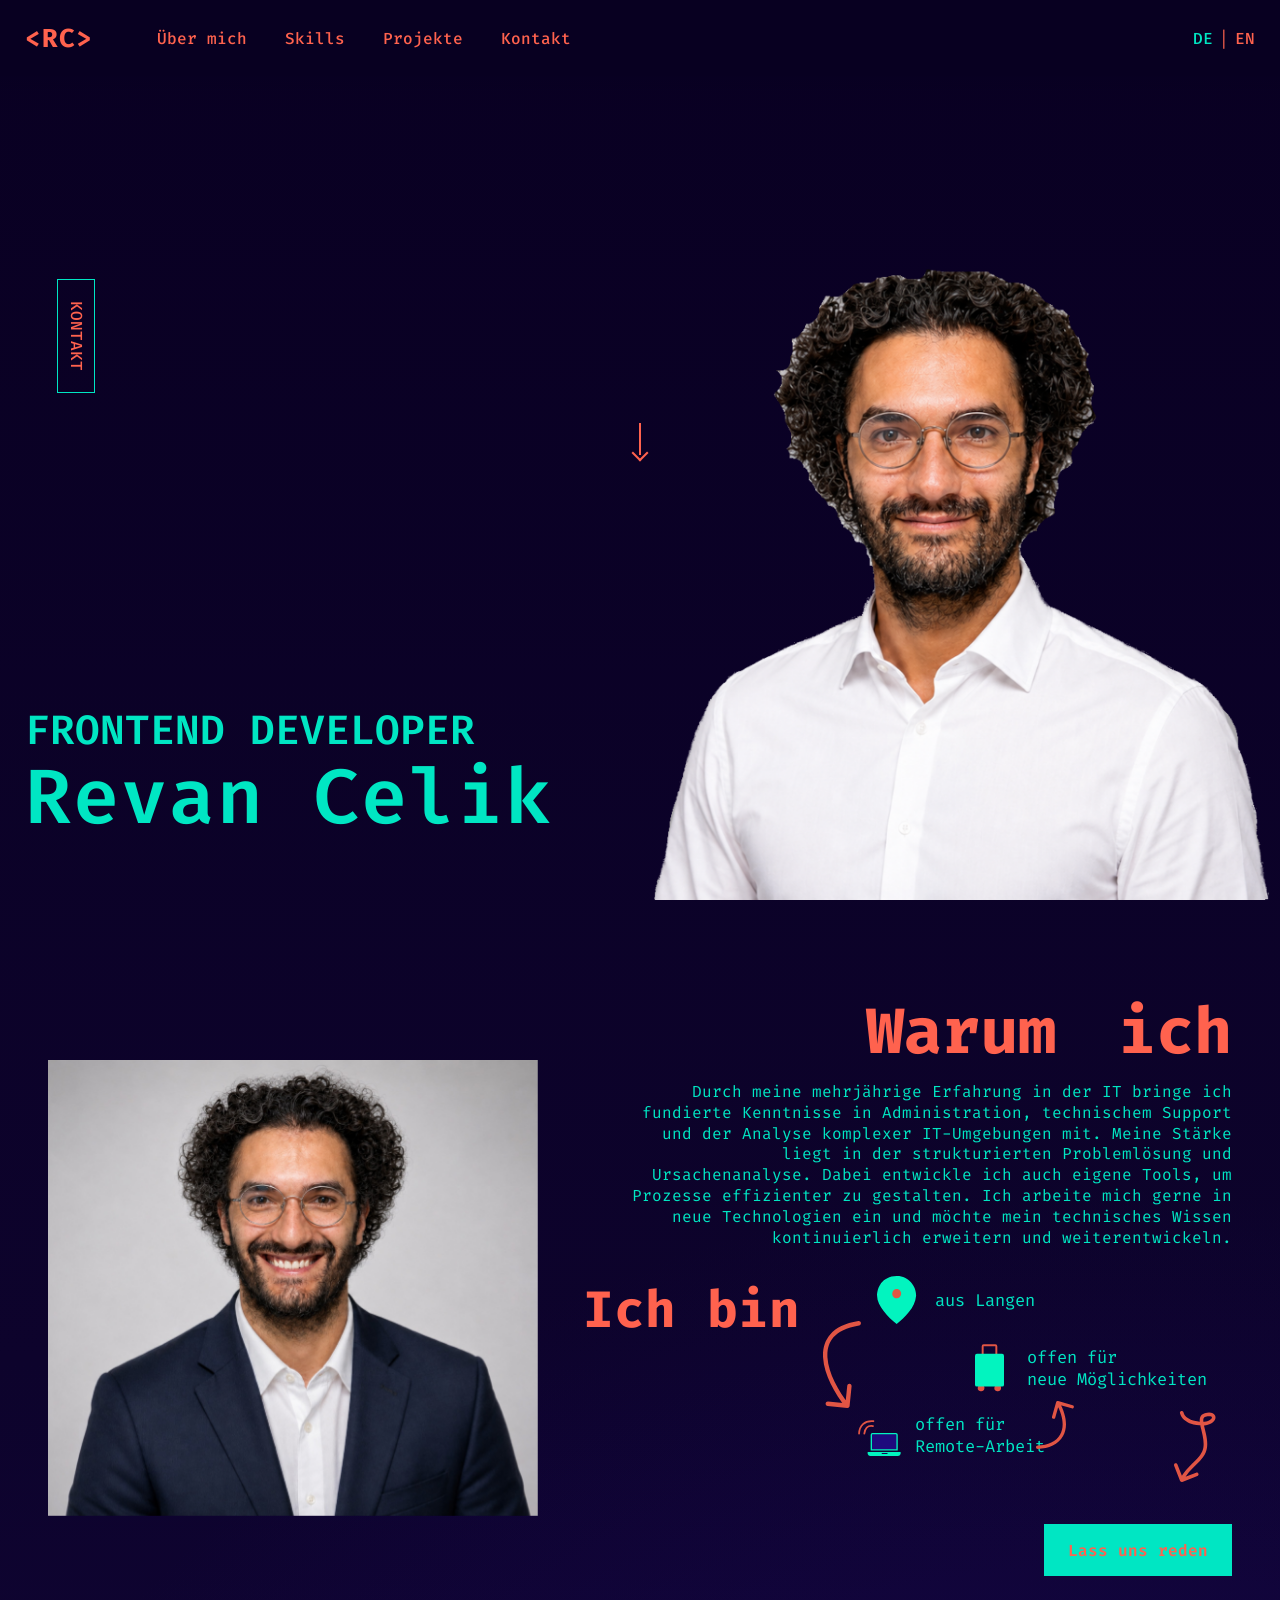
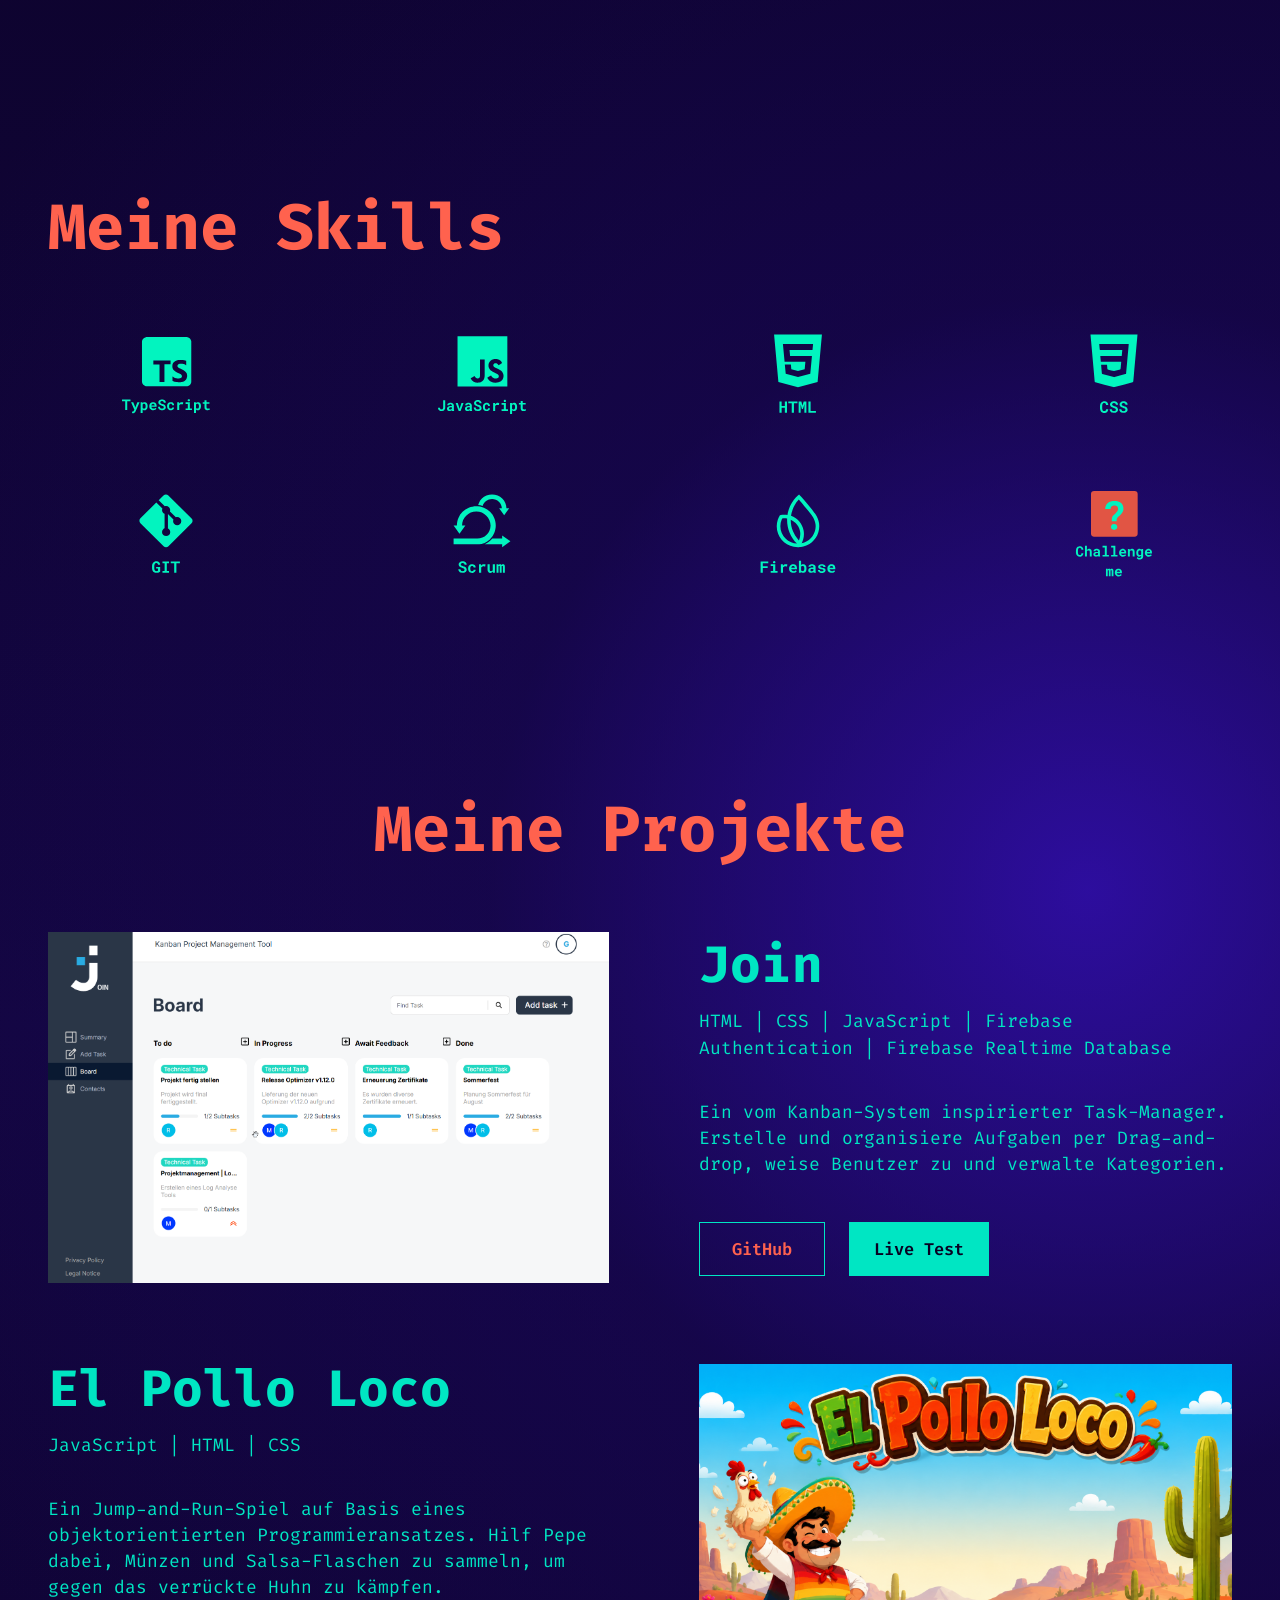
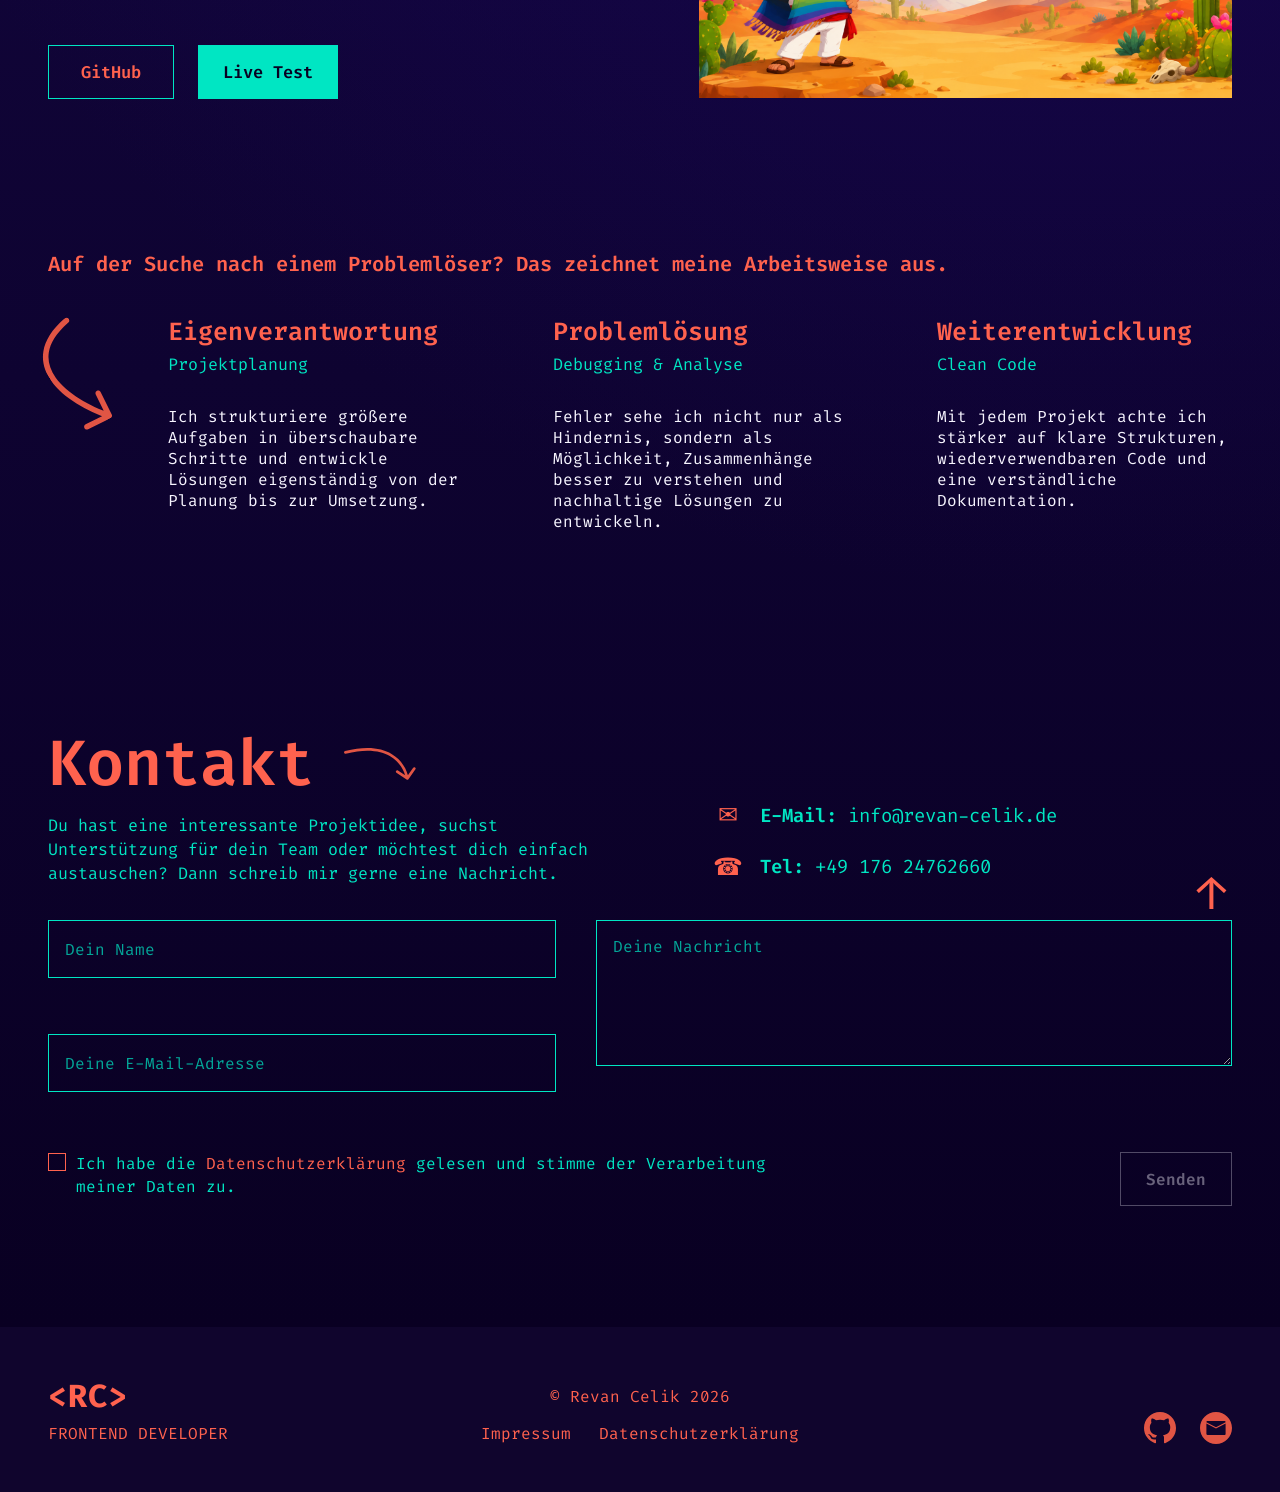
<file: index.html>
<!DOCTYPE html>
<html lang="de">

<head>
    <meta charset="UTF-8">
    <meta name="viewport" content="width=device-width, initial-scale=1.0">
    <link rel="icon" type="image/png" href="./img/favicon_p.png">

    <title>Revan Celik | Frontend Developer</title>

    <link rel="stylesheet" href="style.css">
</head>

<body>
    <header class="header">
        <a class="logo" href="#home" aria-label="Zur Startseite">
            &lt;RC&gt;
        </a>

        <nav class="navigation" aria-label="Hauptnavigation">
            <a href="#about" data-i18n="navAbout">Über mich</a>
            <a href="#skills" data-i18n="navSkills">Skills</a>
            <a href="#projects" data-i18n="navProjects">Projekte</a>
            <a href="#contact" data-i18n="navContact">Kontakt</a>
        </nav>

        <div class="language-switch">
            <button class="language-button active" type="button" data-lang-button="de">DE</button>
            <span>|</span>
            <button class="language-button" type="button" data-lang-button="en">EN</button>
        </div>
        <button class="burger-button" type="button" aria-label="Menü öffnen" aria-expanded="false">
            <img class="burger-icon" src="./img/Property 1=burger.svg" alt="" aria-hidden="true">
        </button>
    </header>

    <main>
        <section class="hero" id="home">
            <div class="hero-inner">
                <a class="contact-button" href="#contact" data-i18n="contactButton">
                    Kontakt
                </a>

                <div class="hero-content">
                    <div class="hero-text">
                        <p class="profession" data-i18n="profession">Frontend Developer</p>

                        <h1>Revan Celik</h1>
                    </div>

                    <a class="scroll-indicator" href="#about" aria-label="Zum nächsten Abschnitt">
                        <span></span>
                    </a>

                    <div class="hero-image-wrapper">
                        <div class="image-background"></div>

                        <img class="hero-image" src="./img/transparent_revan.png" alt="Portrait von Revan Celik">
                    </div>
                </div>
            </div>
        </section>

        <section class="about-section" id="about">
            <div class="about-container">
                <div class="about-image-wrapper">
                    <img class="about-image" src="./img/revan_background.jpg" alt="Portrait von Revan Celik">
                </div>

                <div class="about-content">
                    <h2 class="about-title">
                        <span data-i18n="aboutTitleWhy">Warum</span>
                        <span data-i18n="aboutTitleMe">ich</span>
                    </h2>

                    <p class="about-description" data-i18n="aboutDescription">
                        Durch meine mehrjährige Erfahrung in der IT verfüge ich über fundierte Kenntnisse in der Administration, im technischen Support und der Analyse komplexer IT-Umgebungen. Meine Stärken liegen in der strukturierten Fehlersuche und Ursachenanalyse sowie in der Betreuung und Analyse von Softwarelösungen. Durch die Arbeit mit Logdateien und Rohdaten entwickle ich bei Bedarf eigene Tools, um Prozesse effizienter zu gestalten und Analysen zu vereinfachen. Dabei verbinde ich technisches Verständnis mit einer analytischen, lösungsorientierten Arbeitsweise und Eigeninitiative.

                    </p>

                    <div class="about-details">
                        <p class="about-intro" data-i18n="aboutIntro">Ich bin</p>

                        <div class="about-item about-location">
                            <span class="about-icon location-icon"></span>
                            <span data-i18n="aboutLocation">aus Langen</span>
                        </div>

                        <img class="about-arrow arrow-location" src="./img/arrowsidedown.svg" alt="">

                        <div class="about-item about-remote">
                            <span class="about-icon remote-icon"></span>
                            <span data-i18n="aboutRemote">offen für<br>Remote-Arbeit</span>
                        </div>

                        <img class="about-arrow arrow-remote" src="./img/arrowsideup.svg" alt="">

                        <div class="about-item about-relocate">
                            <span class="about-icon relocate-icon"></span>
                            <span data-i18n="aboutRelocate">offen für<br>neue Möglichkeiten</span>
                        </div>

                        <img class="about-arrow arrow-talk" src="./img/arrowletstalk.svg" alt="">

                        <a class="about-button" href="#contact" data-i18n="aboutButton">
                            Lass uns reden
                        </a>
                    </div>
                </div>
            </div>
        </section>

        <section class="content-section skills-section" id="skills">
            <div class="skills-container">
                <p class="section-label" data-i18n="skillsTitle">Meine Skills</p>

                <div class="skills-grid">
                    <div class="skill-item">
                        <img src="./img/Property 1=TypeScript.svg" alt="TypeScript">
                    </div>

                    <div class="skill-item">
                        <img src="./img/Property 1=JavaScript.svg" alt="JavaScript">
                    </div>

                    <div class="skill-item">
                        <img src="./img/Property 1=HTML.svg" alt="HTML">
                    </div>

                    <div class="skill-item">
                        <img src="./img/Property 1=CSS.svg" alt="CSS">
                    </div>

                    <div class="skill-item">
                        <img src="./img/Property 1=GIT.svg" alt="Git">
                    </div>

                    <div class="skill-item">
                        <img src="./img/Property 1=Scrum.svg" alt="Scrum">
                    </div>

                    <div class="skill-item">
                        <img src="./img/Property 1=Firebase.svg" alt="Firebase">
                    </div>

                    <div class="skill-item skill-item-challenge">
                        <img src="./img/Property 1=QuestionMe.svg" alt="Challenge me">
                    </div>
                </div>
            </div>

            <div class="skills-mobile-cta">
                <img class="skills-mobile-arrow" src="./img/Arrow 6.svg" alt="" aria-hidden="true">

                <p class="skills-mobile-text">
                    Ich bin immer bereit, neue Technologien zu lernen. Sag mir einfach, was du brauchst.
                </p>

                <a class="skills-mobile-button" href="#contact">
                    Lass uns reden
                </a>
            </div>
        </section>

        <section class="projects-section" id="projects">
            <div class="projects-container">
                <h2 class="projects-title" data-i18n="projectsTitle">Meine Projekte</h2>

                <article class="project-card">
                    <div class="project-preview">
                        <img class="project-image" src="./img/project-join.png" alt="Vorschau des Projekts Join">
                    </div>

                    <div class="project-content">
                        <h3>Join</h3>

                        <p class="project-technologies">
                             HTML | CSS | JavaScript | Firebase Authentication | Firebase Realtime Database
                        </p>

                        <p class="project-description" data-i18n="projectDescriptionJoin">
                            Ein vom Kanban-System inspirierter Task-Manager.
                            Erstelle und organisiere Aufgaben per Drag-and-drop,
                            weise Benutzer zu und verwalte Kategorien.
                        </p>

                        <div class="project-links">
                            <a class="project-button project-button-outline" href="https://github.com/Join-groupwork/join" target="_blank"
                                rel="noopener noreferrer">
                                GitHub
                            </a>

                            <a class="project-button project-button-filled" href="https://join.revan-celik.de" target="_blank"
                                rel="noopener noreferrer">
                                Live Test
                            </a>
                        </div>
                    </div>
                </article>

                <article class="project-card project-card-reverse">
                    <div class="project-preview">
                        <img class="project-image" src="./img/project-pollo-loco.png"
                            alt="Vorschau des Projekts El Pollo Loco">
                    </div>

                    <div class="project-content">
                        <h3>El Pollo Loco</h3>

                        <p class="project-technologies">
                            JavaScript | HTML | CSS
                        </p>

                        <p class="project-description" data-i18n="projectDescriptionElPolloLoco">
                            Ein Jump-and-Run-Spiel auf Basis eines objektorientierten
                            Programmieransatzes. Hilf Pepe dabei, Münzen und Salsa-Flaschen
                            zu sammeln, um gegen das verrückte Huhn zu kämpfen.
                        </p>

                        <div class="project-links">
                            <a class="project-button project-button-outline" href="https://github.com/RevanCelik/el_pollo_loco" target="_blank"
                                rel="noopener noreferrer">
                                GitHub
                            </a>

                            <a class="project-button project-button-filled" href="https://el-pollo-loco.revan-celik.de" target="_blank"
                                rel="noopener noreferrer">
                                Live Test
                            </a>
                        </div>
                    </div>
                </article>

                <div class="project-insights">
                    <img class="project-insights-arrow" src="./img/project-arrow.svg" alt="" aria-hidden="true">
                    <h2 class="project-insights-title" data-i18n="projectInsightsTitle">
                        Auf der Suche nach einem Problemlöser? Das zeichnet meine Arbeitsweise aus.
                    </h2>

                    <div class="project-insights-grid">
                        <article class="project-insight">
                            <h3 data-i18n="insightResponsibilityTitle">Eigenverantwortung</h3>
                            <p class="project-insight-label" data-i18n="insightResponsibilityLabel">Projektplanung</p>

                            <p data-i18n="insightResponsibilityText">
                                Ich strukturiere größere Aufgaben in überschaubare Schritte
                                und entwickle Lösungen eigenständig von der Planung bis
                                zur Umsetzung.
                            </p>
                        </article>

                        <article class="project-insight">
                            <h3 data-i18n="insightProblemSolvingTitle">Problemlösung</h3>
                            <p class="project-insight-label" data-i18n="insightProblemSolvingLabel">Debugging &amp;
                                Analyse</p>

                            <p data-i18n="insightProblemSolvingText">
                                Fehler sehe ich nicht nur als Hindernis, sondern als
                                Möglichkeit, Zusammenhänge besser zu verstehen und
                                nachhaltige Lösungen zu entwickeln.
                            </p>
                        </article>

                        <article class="project-insight">
                            <h3 data-i18n="insightDevelopmentTitle">Weiterentwicklung</h3>
                            <p class="project-insight-label" data-i18n="insightDevelopmentLabel">Clean Code</p>

                            <p data-i18n="insightDevelopmentText">
                                Mit jedem Projekt achte ich stärker auf klare Strukturen,
                                wiederverwendbaren Code und eine verständliche
                                Dokumentation.
                            </p>
                        </article>
                    </div>
                </div>
            </div>
        </section>

        <section class="contact-section" id="contact">
            <div class="contact-container">
                <div class="contact-header">
                    <div class="contact-intro">
                        <div class="contact-title-wrapper">
                            <h2 class="contact-title" data-i18n="contactTitle">Kontakt</h2>

                            <img class="contact-title-arrow" src="./img/contact-arrow.svg" alt="" aria-hidden="true">
                        </div>

                        <p class="contact-description" data-i18n="contactDescription">
                            Du hast eine interessante Projektidee, suchst Unterstützung
                            für dein Team oder möchtest dich einfach austauschen?
                            Dann schreib mir gerne eine Nachricht.
                        </p>
                    </div>

                    <div class="contact-details">
                        <a class="contact-detail" href="mailto:info@revan-celik.de">
                            <span class="contact-detail-icon" aria-hidden="true">✉</span>

                            <span>
                                <strong>E-Mail:</strong>
                                info@revan-celik.de
                            </span>
                        </a>

                        <a class="contact-detail" href="tel:+4917624762660">
                            <span class="contact-detail-icon" aria-hidden="true">☎</span>

                            <span>
                                <strong>Tel:</strong>
                                +49 176 24762660
                            </span>
                        </a>
                    </div>
                </div>

                <form class="contact-form" id="contactForm" action="./php/contact_form_mail.php" method="post"
                    novalidate>
                    <div class="contact-form-grid">
                        <div class="contact-form-column">
                            <div class="contact-field">
                                <label for="contactName" data-i18n="contactNameLabel">Dein Name</label>

                                <input id="contactName" name="name" type="text" placeholder="Dein Name"
                                    data-i18n-placeholder="contactNamePlaceholder" autocomplete="name" maxlength="100"
                                    aria-describedby="contactNameError" required>

                                <span class="contact-field-error" id="contactNameError" aria-live="polite"></span>
                            </div>

                            <div class="contact-field">
                                <label for="contactEmail" data-i18n="contactEmailLabel">Deine E-Mail-Adresse</label>

                                <input id="contactEmail" name="email" type="email" placeholder="Deine E-Mail-Adresse"
                                    data-i18n-placeholder="contactEmailPlaceholder" autocomplete="email" maxlength="254"
                                    aria-describedby="contactEmailError" required>

                                <span class="contact-field-error" id="contactEmailError" aria-live="polite"></span>
                            </div>
                        </div>

                        <div class="contact-field contact-message-field">
                            <label for="contactMessage" data-i18n="contactMessageLabel">Deine Nachricht</label>

                            <textarea id="contactMessage" name="message" placeholder="Deine Nachricht"
                                data-i18n-placeholder="contactMessagePlaceholder" maxlength="5000"
                                aria-describedby="contactMessageError" required></textarea>

                            <span class="contact-field-error" id="contactMessageError" aria-live="polite"></span>
                        </div>
                    </div>

                    <div class="contact-form-footer">
                        <div class="privacy-field">
                            <label class="privacy-checkbox">
                                <input id="contactPrivacy" name="privacy" type="checkbox"
                                    aria-describedby="contactPrivacyError" required>

                                <span class="privacy-checkbox-control"></span>

                                <span data-i18n="privacyText">
                                    Ich habe die
                                    <a href="./legal/privacypolicy.html">Datenschutzerklärung</a>
                                    gelesen und stimme der Verarbeitung meiner Daten zu.
                                </span>
                            </label>

                            <span class="contact-field-error" id="contactPrivacyError" aria-live="polite"></span>
                        </div>

                        <button class="contact-submit-button" type="submit" data-i18n="submitButton" disabled>
                            Senden
                        </button>
                    </div>

                    <p class="contact-form-status" id="contactFormStatus" aria-live="polite"></p>
                </form>

                <a class="contact-scroll-top" href="#home" aria-label="Zurück zum Seitenanfang">
                    ↑
                </a>
            </div>
        </section>
    </main>

    <footer class="footer">
        <div class="footer-container">
            <div class="footer-brand">
                <a class="footer-logo" href="#home" aria-label="Zur Startseite">
                    &lt;RC&gt;
                </a>

                <p class="footer-role">Frontend Developer</p>
            </div>

            <div class="footer-center">
                <p class="footer-copyright">
                    &copy; Revan Celik 2026
                </p>

                <nav class="footer-legal" aria-label="Rechtliche Informationen">
                    <a href="./legal/legalnotice.html" data-i18n="legalNotice">
                        Legal Notice
                    </a>

                    <a href="./legal/privacypolicy.html" data-i18n="privacyPolicy">
                        Privacy Policy
                    </a>
                </nav>
            </div>

            <div class="footer-socials">
                <a class="footer-social-link" href="https://github.com/RevanCelik" target="_blank"
                    rel="noopener noreferrer" aria-label="GitHub-Profil öffnen">
                    <img class="footer-social-icon footer-social-icon-default" src="./img/Property 1=github.svg" alt=""
                        aria-hidden="true">

                    <img class="footer-social-icon footer-social-icon-hover" src="./img/Property 1=githubhover.svg"
                        alt="" aria-hidden="true">
                </a>

                <a class="footer-social-link" href="mailto:info@revan-celik.de" aria-label="E-Mail an Revan Celik senden">
                    <img class="footer-social-icon footer-social-icon-default" src="./img/Property 1=mail.svg" alt=""
                        aria-hidden="true">

                    <img class="footer-social-icon footer-social-icon-hover" src="./img/Property 1=mailhover.svg" alt=""
                        aria-hidden="true">
                </a>
            </div>
        </div>
    </footer>

    <script src="./js/contact.js"></script>
    <script src="./js/language.js"></script>
    <script src="./js/menu.js"></script>
    <script src="./js/scroll-animations.js"></script>
</body>

</html>
</file>
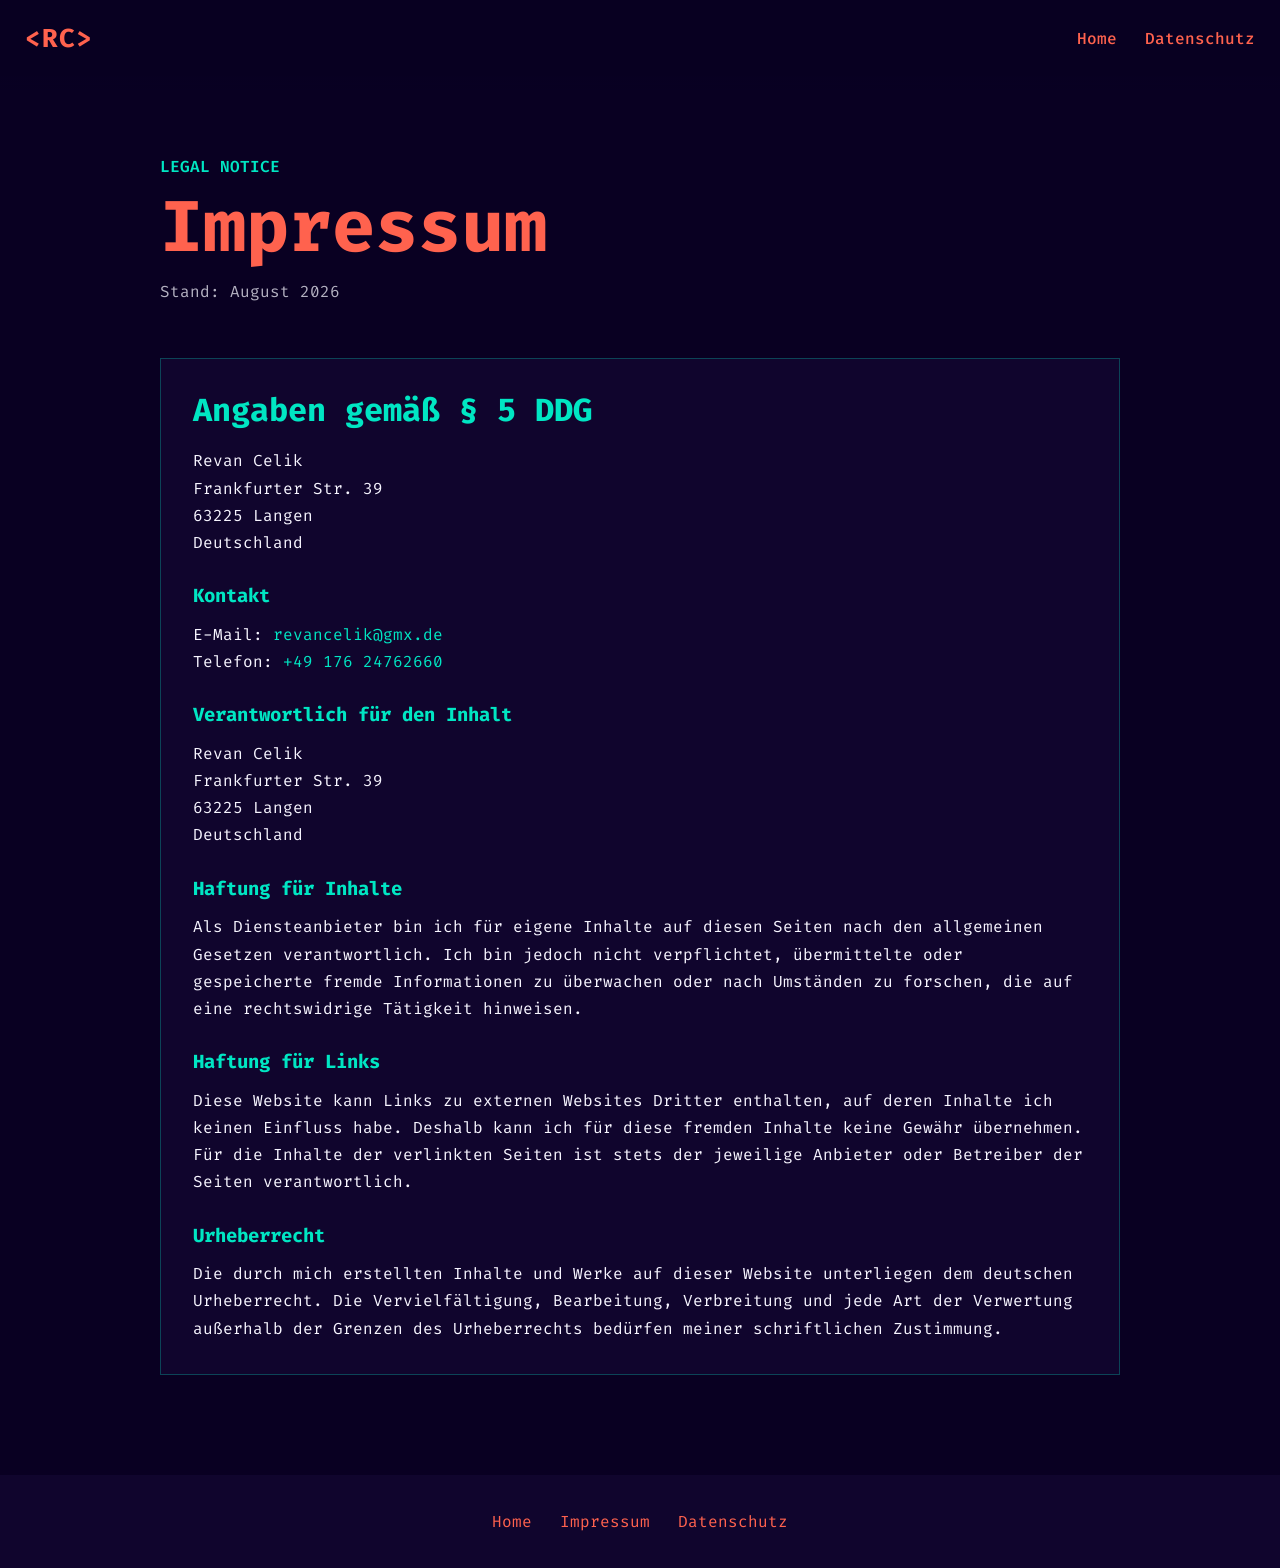
<file: legal/legalnotice.html>
<!DOCTYPE html>
<html lang="de">
<head>
    <meta charset="UTF-8">
    <meta name="viewport" content="width=device-width, initial-scale=1.0">
    <link rel="icon" type="image/png" href="../img/favicon_p.png">
    <title>Impressum | Revan Celik</title>
    <link rel="stylesheet" href="./legal.css">
</head>

<body>
    <header class="legal-header">
        <a class="legal-logo" href="../index.html" aria-label="Zur Startseite">
            &lt;RC&gt;
        </a>

        <nav class="legal-nav" aria-label="Rechtliche Navigation">
            <a href="../index.html">Home</a>
            <a href="./privacypolicy.html">Datenschutz</a>
        </nav>
    </header>

    <main class="legal-main">
        <section class="legal-hero">
            <p class="legal-label">Legal Notice</p>
            <h1 class="legal-title">Impressum</h1>
            <p class="legal-updated">Stand: August 2026</p>
        </section>

        <div class="legal-content">
            <section class="legal-section">
                <h2>Angaben gemäß § 5 DDG</h2>

                <p>
                    Revan Celik<br>
                    Frankfurter Str. 39<br>
                    63225 Langen<br>
                    Deutschland
                </p>

                <h3>Kontakt</h3>

                <p>
                    E-Mail:
                    <a href="mailto:revancelik@gmx.de">revancelik@gmx.de</a><br>
                    Telefon:
                    <a href="tel:+4917624762660">+49 176 24762660</a>
                </p>

                <h3>Verantwortlich für den Inhalt</h3>

                <p>
                    Revan Celik<br>
                    Frankfurter Str. 39<br>
                    63225 Langen<br>
                    Deutschland
                </p>

                <h3>Haftung für Inhalte</h3>

                <p>
                    Als Diensteanbieter bin ich für eigene Inhalte auf diesen Seiten nach den allgemeinen Gesetzen
                    verantwortlich. Ich bin jedoch nicht verpflichtet, übermittelte oder gespeicherte fremde
                    Informationen zu überwachen oder nach Umständen zu forschen, die auf eine rechtswidrige Tätigkeit
                    hinweisen.
                </p>

                <h3>Haftung für Links</h3>

                <p>
                    Diese Website kann Links zu externen Websites Dritter enthalten, auf deren Inhalte ich keinen
                    Einfluss habe. Deshalb kann ich für diese fremden Inhalte keine Gewähr übernehmen. Für die Inhalte
                    der verlinkten Seiten ist stets der jeweilige Anbieter oder Betreiber der Seiten verantwortlich.
                </p>

                <h3>Urheberrecht</h3>

                <p>
                    Die durch mich erstellten Inhalte und Werke auf dieser Website unterliegen dem deutschen
                    Urheberrecht. Die Vervielfältigung, Bearbeitung, Verbreitung und jede Art der Verwertung außerhalb
                    der Grenzen des Urheberrechts bedürfen meiner schriftlichen Zustimmung.
                </p>

                <div class="legal-language-block">
                    <h2>English Version</h2>

                    <p class="legal-note">
                        This English version is provided for convenience only. The German version is legally authoritative.
                    </p>

                    <h3>Information according to Section 5 DDG</h3>

                    <p>
                        Revan Celik<br>
                        Frankfurter Str. 39<br>
                        63225 Langen<br>
                        Germany
                    </p>

                    <h3>Contact</h3>

                    <p>
                        Email:
                        <a href="mailto:revancelik@gmx.de">revancelik@gmx.de</a><br>
                        Phone:
                        <a href="tel:+4917624762660">+49 176 24762660</a>
                    </p>

                    <h3>Responsible for content</h3>

                    <p>
                        Revan Celik<br>
                        Frankfurter Str. 39<br>
                        63225 Langen<br>
                        Germany
                    </p>

                    <h3>Liability for content</h3>

                    <p>
                        As a service provider, I am responsible for my own content on this website in accordance with
                        general laws. However, I am not obliged to monitor transmitted or stored third-party information
                        or to investigate circumstances that indicate illegal activity.
                    </p>

                    <h3>Liability for links</h3>

                    <p>
                        This website may contain links to external third-party websites over whose content I have no
                        control. Therefore, I cannot assume any liability for such external content. The respective
                        provider or operator of the linked pages is always responsible for their content.
                    </p>

                    <h3>Copyright</h3>

                    <p>
                        The content and works created by me on this website are subject to German copyright law.
                        Reproduction, editing, distribution, or any form of use beyond the limits of copyright law
                        requires my written consent.
                    </p>
                </div>
            </section>
        </div>
    </main>

    <footer class="legal-footer">
        <div class="legal-footer-inner">
            <a href="../index.html">Home</a>
            <a href="./legalnotice.html">Impressum</a>
            <a href="./privacypolicy.html">Datenschutz</a>
        </div>
    </footer>
    <script src="./legal-language.js"></script>
</body>
</html>
</file>
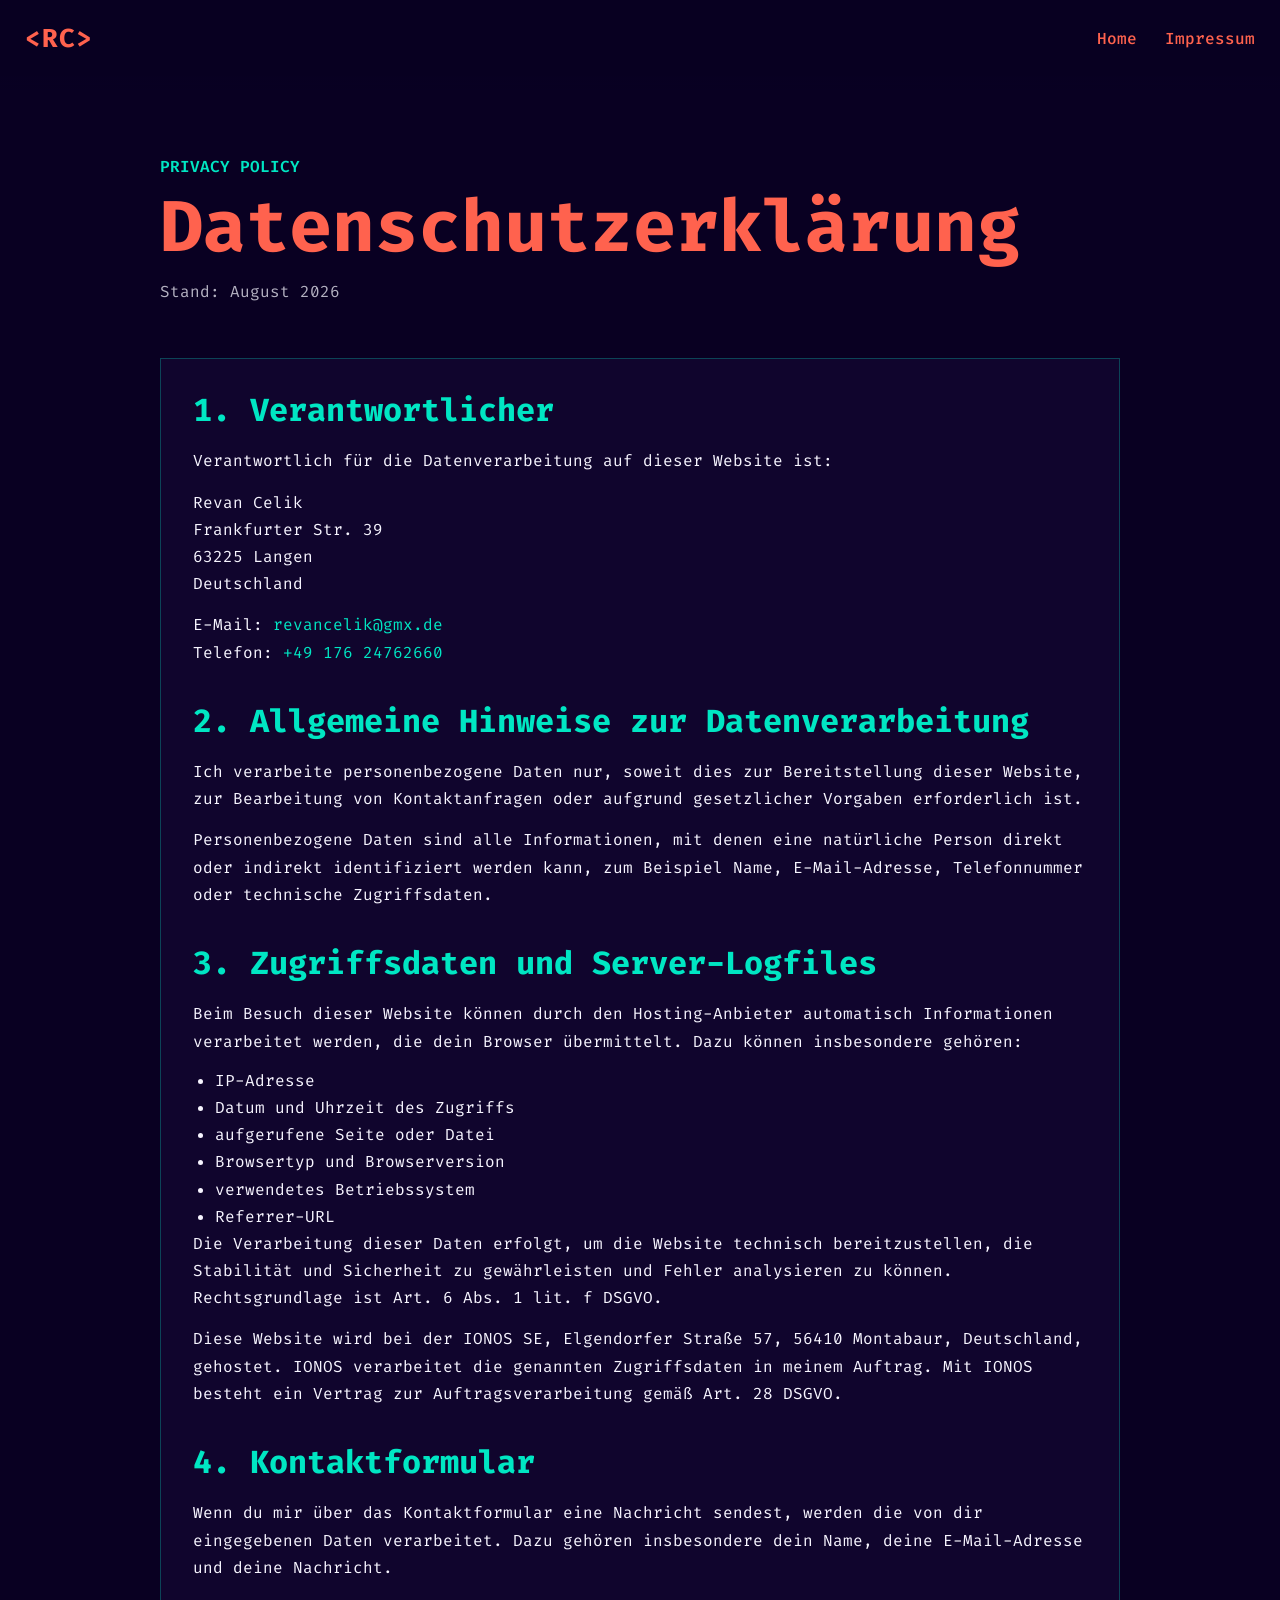
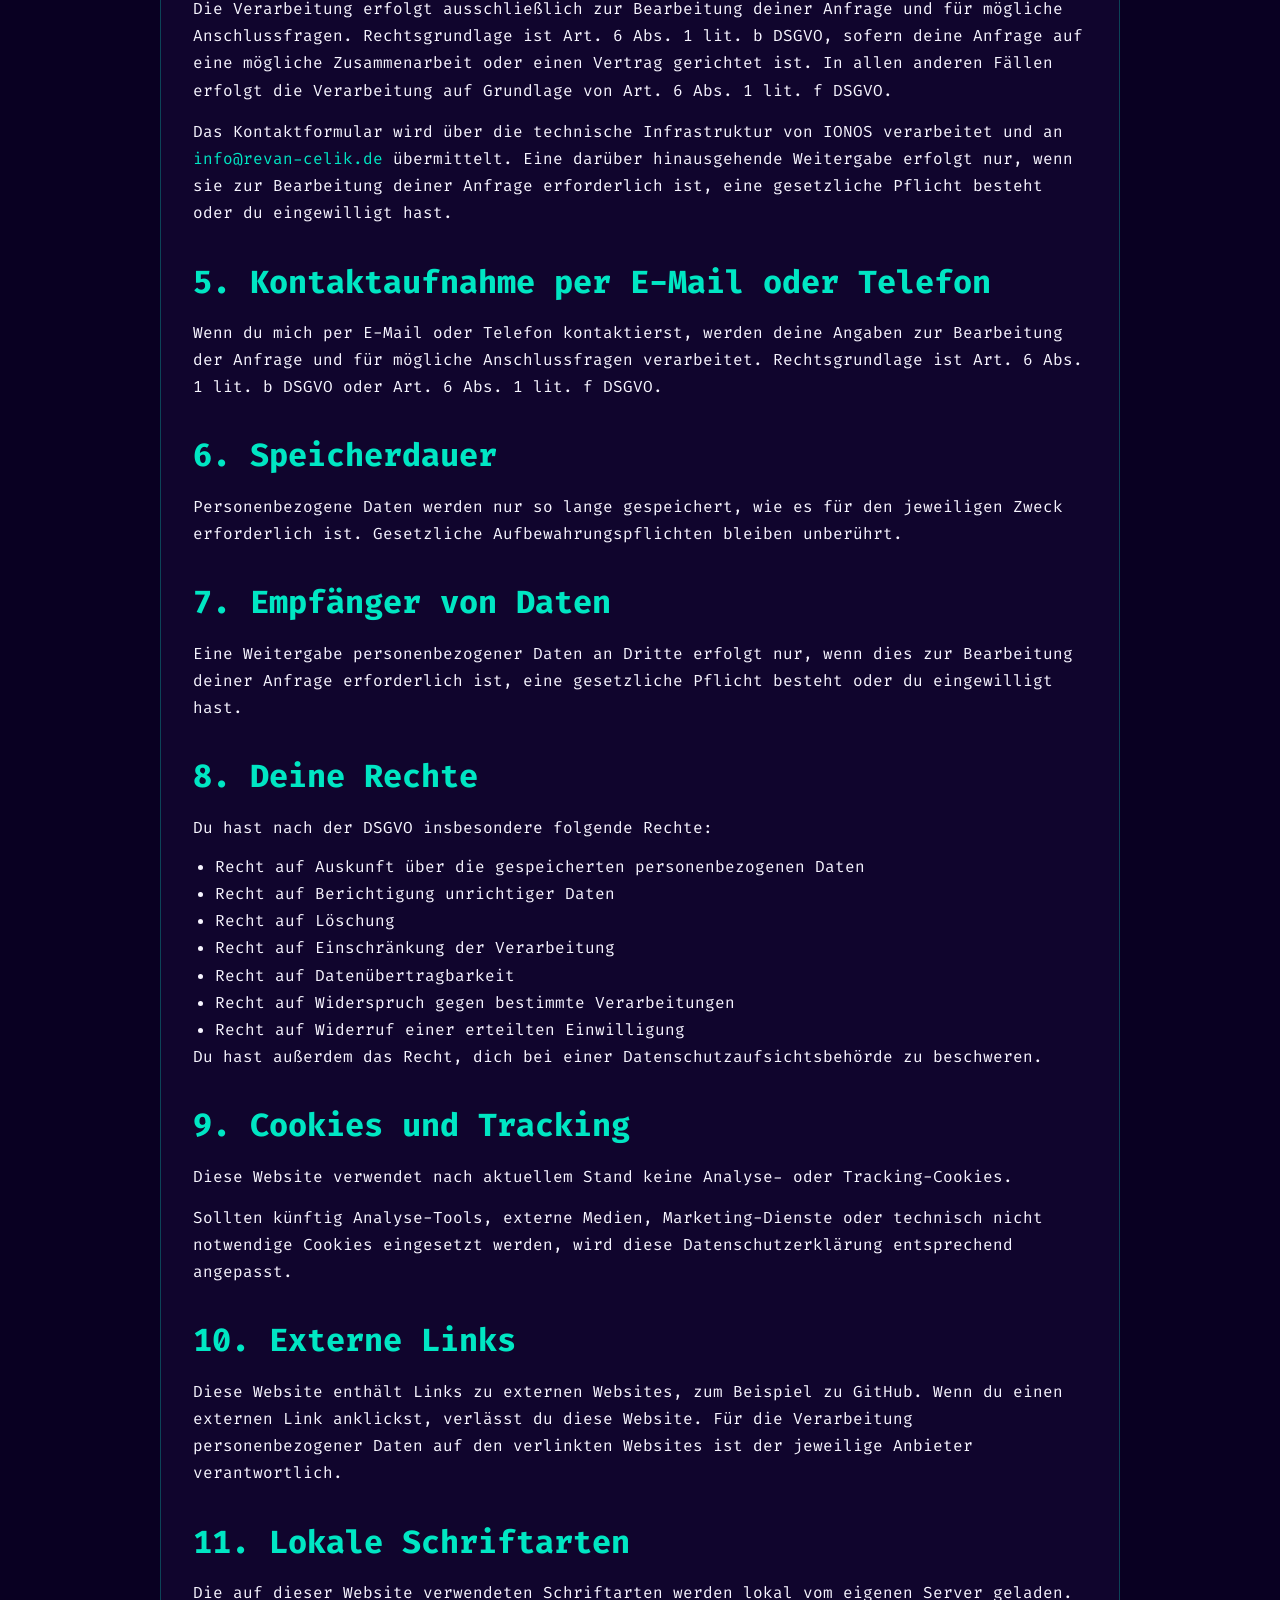
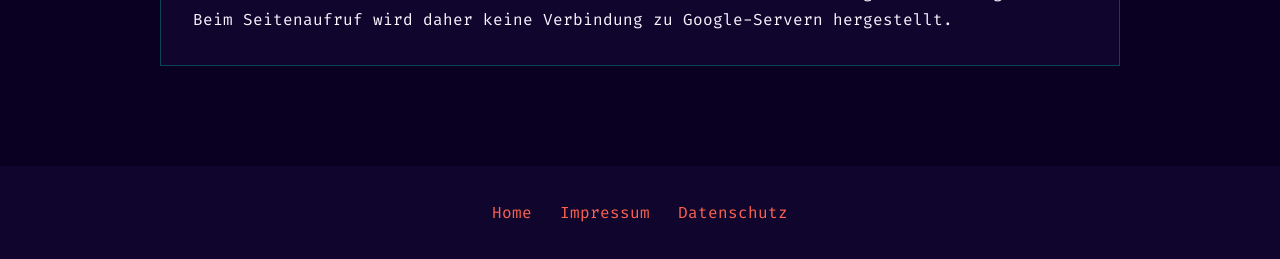
<file: legal/privacypolicy.html>
<!DOCTYPE html>
<html lang="de">
<head>
    <meta charset="UTF-8">
    <meta name="viewport" content="width=device-width, initial-scale=1.0">
    <link rel="icon" type="image/png" href="../img/favicon_p.png">
    <title>Datenschutzerklärung | Revan Celik</title>
    <link rel="stylesheet" href="./legal.css">
</head>

<body>
    <header class="legal-header">
        <a class="legal-logo" href="../index.html" aria-label="Zur Startseite">
            &lt;RC&gt;
        </a>

        <nav class="legal-nav" aria-label="Rechtliche Navigation">
            <a href="../index.html">Home</a>
            <a href="./legalnotice.html">Impressum</a>
        </nav>
    </header>

    <main class="legal-main">
        <section class="legal-hero">
            <p class="legal-label">Privacy Policy</p>
            <h1 class="legal-title">Datenschutzerklärung</h1>
            <p class="legal-updated">Stand: August 2026</p>
        </section>

        <div class="legal-content">
            <section class="legal-section">
                <h2>1. Verantwortlicher</h2>

                <p>
                    Verantwortlich für die Datenverarbeitung auf dieser Website ist:
                </p>

                <p>
                    Revan Celik<br>
                    Frankfurter Str. 39<br>
                    63225 Langen<br>
                    Deutschland
                </p>

                <p>
                    E-Mail:
                    <a href="mailto:revancelik@gmx.de">revancelik@gmx.de</a><br>
                    Telefon:
                    <a href="tel:+4917624762660">+49 176 24762660</a>
                </p>

                <h2>2. Allgemeine Hinweise zur Datenverarbeitung</h2>

                <p>
                    Ich verarbeite personenbezogene Daten nur, soweit dies zur Bereitstellung dieser Website, zur
                    Bearbeitung von Kontaktanfragen oder aufgrund gesetzlicher Vorgaben erforderlich ist.
                </p>

                <p>
                    Personenbezogene Daten sind alle Informationen, mit denen eine natürliche Person direkt oder
                    indirekt identifiziert werden kann, zum Beispiel Name, E-Mail-Adresse, Telefonnummer oder
                    technische Zugriffsdaten.
                </p>

                <h2>3. Zugriffsdaten und Server-Logfiles</h2>

                <p>
                    Beim Besuch dieser Website können durch den Hosting-Anbieter automatisch Informationen verarbeitet
                    werden, die dein Browser übermittelt. Dazu können insbesondere gehören:
                </p>

                <ul>
                    <li>IP-Adresse</li>
                    <li>Datum und Uhrzeit des Zugriffs</li>
                    <li>aufgerufene Seite oder Datei</li>
                    <li>Browsertyp und Browserversion</li>
                    <li>verwendetes Betriebssystem</li>
                    <li>Referrer-URL</li>
                </ul>

                <p>
                    Die Verarbeitung dieser Daten erfolgt, um die Website technisch bereitzustellen, die Stabilität und
                    Sicherheit zu gewährleisten und Fehler analysieren zu können. Rechtsgrundlage ist Art. 6 Abs. 1 lit.
                    f DSGVO.
                </p>

                <p>
                    Diese Website wird bei der IONOS SE, Elgendorfer Straße 57, 56410 Montabaur, Deutschland,
                    gehostet. IONOS verarbeitet die genannten Zugriffsdaten in meinem Auftrag. Mit IONOS besteht
                    ein Vertrag zur Auftragsverarbeitung gemäß Art. 28 DSGVO.
                </p>

                <h2>4. Kontaktformular</h2>

                <p>
                    Wenn du mir über das Kontaktformular eine Nachricht sendest, werden die von dir eingegebenen Daten
                    verarbeitet. Dazu gehören insbesondere dein Name, deine E-Mail-Adresse und deine Nachricht.
                </p>

                <p>
                    Die Verarbeitung erfolgt ausschließlich zur Bearbeitung deiner Anfrage und für mögliche
                    Anschlussfragen. Rechtsgrundlage ist Art. 6 Abs. 1 lit. b DSGVO, sofern deine Anfrage auf eine
                    mögliche Zusammenarbeit oder einen Vertrag gerichtet ist. In allen anderen Fällen erfolgt die
                    Verarbeitung auf Grundlage von Art. 6 Abs. 1 lit. f DSGVO.
                </p>

                <p>
                    Das Kontaktformular wird über die technische Infrastruktur von IONOS verarbeitet und an
                    <a href="mailto:info@revan-celik.de">info@revan-celik.de</a> übermittelt. Eine darüber
                    hinausgehende Weitergabe erfolgt nur, wenn sie zur Bearbeitung deiner Anfrage erforderlich ist,
                    eine gesetzliche Pflicht besteht oder du eingewilligt hast.
                </p>

                <h2>5. Kontaktaufnahme per E-Mail oder Telefon</h2>

                <p>
                    Wenn du mich per E-Mail oder Telefon kontaktierst, werden deine Angaben zur Bearbeitung der Anfrage
                    und für mögliche Anschlussfragen verarbeitet. Rechtsgrundlage ist Art. 6 Abs. 1 lit. b DSGVO oder
                    Art. 6 Abs. 1 lit. f DSGVO.
                </p>

                <h2>6. Speicherdauer</h2>

                <p>
                    Personenbezogene Daten werden nur so lange gespeichert, wie es für den jeweiligen Zweck erforderlich
                    ist. Gesetzliche Aufbewahrungspflichten bleiben unberührt.
                </p>

                <h2>7. Empfänger von Daten</h2>

                <p>
                    Eine Weitergabe personenbezogener Daten an Dritte erfolgt nur, wenn dies zur Bearbeitung deiner
                    Anfrage erforderlich ist, eine gesetzliche Pflicht besteht oder du eingewilligt hast.
                </p>

                <h2>8. Deine Rechte</h2>

                <p>
                    Du hast nach der DSGVO insbesondere folgende Rechte:
                </p>

                <ul>
                    <li>Recht auf Auskunft über die gespeicherten personenbezogenen Daten</li>
                    <li>Recht auf Berichtigung unrichtiger Daten</li>
                    <li>Recht auf Löschung</li>
                    <li>Recht auf Einschränkung der Verarbeitung</li>
                    <li>Recht auf Datenübertragbarkeit</li>
                    <li>Recht auf Widerspruch gegen bestimmte Verarbeitungen</li>
                    <li>Recht auf Widerruf einer erteilten Einwilligung</li>
                </ul>

                <p>
                    Du hast außerdem das Recht, dich bei einer Datenschutzaufsichtsbehörde zu beschweren.
                </p>

                <h2>9. Cookies und Tracking</h2>

                <p>
                    Diese Website verwendet nach aktuellem Stand keine Analyse- oder Tracking-Cookies.
                </p>

                <p>
                    Sollten künftig Analyse-Tools, externe Medien, Marketing-Dienste oder technisch nicht notwendige
                    Cookies eingesetzt werden, wird diese Datenschutzerklärung entsprechend angepasst.
                </p>

                <h2>10. Externe Links</h2>

                <p>
                    Diese Website enthält Links zu externen Websites, zum Beispiel zu GitHub. Wenn du einen externen
                    Link anklickst, verlässt du diese Website. Für die Verarbeitung personenbezogener Daten auf den
                    verlinkten Websites ist der jeweilige Anbieter verantwortlich.
                </p>

                <h2>11. Lokale Schriftarten</h2>

                <p>
                    Die auf dieser Website verwendeten Schriftarten werden lokal vom eigenen Server geladen. Beim
                    Seitenaufruf wird daher keine Verbindung zu Google-Servern hergestellt.
                </p>

                <div class="legal-language-block">
                    <h2>English Version</h2>

                    <p class="legal-note">
                        This English version is provided for convenience only. The German version is legally authoritative.
                    </p>

                    <h3>1. Controller</h3>

                    <p>
                        The controller responsible for data processing on this website is:
                    </p>

                    <p>
                        Revan Celik<br>
                        Frankfurter Str. 39<br>
                        63225 Langen<br>
                        Germany
                    </p>

                    <p>
                        Email:
                        <a href="mailto:revancelik@gmx.de">revancelik@gmx.de</a><br>
                        Phone:
                        <a href="tel:+4917624762660">+49 176 24762660</a>
                    </p>

                    <h3>2. General information on data processing</h3>

                    <p>
                        I process personal data only to the extent necessary to provide this website, respond to contact
                        requests, or comply with legal requirements.
                    </p>

                    <h3>3. Access data and server log files</h3>

                    <p>
                        When you visit this website, the hosting provider may automatically process technical access
                        data such as IP address, date and time of access, requested page, browser type, operating
                        system, and referrer URL.
                    </p>

                    <p>
                        This processing is carried out to provide the website, ensure stability and security, and
                        analyze technical errors. The legal basis is Art. 6(1)(f) GDPR.
                    </p>

                    <p>
                        This website is hosted by IONOS SE, Elgendorfer Straße 57, 56410 Montabaur, Germany. IONOS
                        processes the access data on my behalf under a data processing agreement pursuant to Art. 28
                        GDPR.
                    </p>

                    <h3>4. Contact form</h3>

                    <p>
                        If you contact me using the contact form, the information you provide, especially your name,
                        email address, and message, will be processed to handle your request and possible follow-up
                        questions.
                    </p>

                    <p>
                        The legal basis is Art. 6(1)(b) GDPR if your request relates to a potential collaboration or
                        contract. In other cases, the legal basis is Art. 6(1)(f) GDPR.
                    </p>

                    <p>
                        The contact form is processed using IONOS infrastructure and sent to
                        <a href="mailto:info@revan-celik.de">info@revan-celik.de</a>. It is only disclosed further
                        where necessary to handle your request, required by law, or based on your consent.
                    </p>

                    <h3>5. Contact by email or phone</h3>

                    <p>
                        If you contact me by email or phone, your information will be processed to respond to your
                        request and possible follow-up questions.
                    </p>

                    <h3>6. Storage period</h3>

                    <p>
                        Personal data is stored only for as long as necessary for the respective purpose. Statutory
                        retention obligations remain unaffected.
                    </p>

                    <h3>7. Your rights</h3>

                    <p>
                        Under the GDPR, you have rights including access, rectification, deletion, restriction of
                        processing, data portability, objection, and withdrawal of consent.
                    </p>

                    <h3>8. Cookies and tracking</h3>

                    <p>
                        This website currently does not use analytics or tracking cookies.
                    </p>

                    <h3>9. External links</h3>

                    <p>
                        This website may contain links to external websites such as GitHub. The respective provider is
                        responsible for data processing on external websites.
                    </p>

                    <h3>10. Local fonts</h3>

                    <p>
                        The fonts used on this website are loaded locally from the website's own server. No connection
                        to Google servers is therefore established when the page is accessed.
                    </p>
                </div>
            </section>
        </div>
    </main>

    <footer class="legal-footer">
        <div class="legal-footer-inner">
            <a href="../index.html">Home</a>
            <a href="./legalnotice.html">Impressum</a>
            <a href="./privacypolicy.html">Datenschutz</a>
        </div>
    </footer>
    <script src="./legal-language.js"></script>
</body>
</html>
</file>
<file: style.css>
@font-face {
    font-family: "Fira Code";
    src: url("./fonts/FiraCode-Regular.ttf") format("truetype");
    font-weight: 400;
    font-style: normal;
    font-display: swap;
}

@font-face {
    font-family: "Fira Code";
    src: url("./fonts/FiraCode-Medium.ttf") format("truetype");
    font-weight: 500;
    font-style: normal;
    font-display: swap;
}

@font-face {
    font-family: "Fira Code";
    src: url("./fonts/FiraCode-SemiBold.ttf") format("truetype");
    font-weight: 600;
    font-style: normal;
    font-display: swap;
}

@font-face {
    font-family: "Fira Code";
    src: url("./fonts/FiraCode-Bold.ttf") format("truetype");
    font-weight: 700;
    font-style: normal;
    font-display: swap;
}

:root {
    --background: #090022;
    --background-secondary: #10052d;
    --primary: #00e6c3;
    --accent: #ff624e;
    --text: #f7f5ff;
    --header-height: 76px;
    --content-width: 1230px;
    --page-gutter: 48px;
    --about-icon-size: 48px;
}

* {
    box-sizing: border-box;
    margin: 0;
    padding: 0;
}

html {
    scroll-behavior: smooth;
}

body {
    min-width: 320px;
    font-size: 16px;
    background:
        linear-gradient(180deg,
            #090022 0%,
            #10052d 22%,
            #090022 45%,
            #160747 68%,
            #090022 100%);
    background-repeat: no-repeat;
    background-size: 100% 100%;
    color: var(--text);
    font-family: "Fira Code", monospace;
}

a {
    color: inherit;
    text-decoration: none;
}

.header {
    position: fixed;
    top: 0;
    left: 0;
    z-index: 1000;

    display: flex;
    align-items: center;
    width: 100%;
    height: var(--header-height);
    padding: 0 max(24px, calc((100% - var(--content-width)) / 2));

    background-color: rgba(9, 0, 34, 0.96);
    backdrop-filter: blur(10px);
}

.header::after {
    content: "";
    position: absolute;
    left: 0;
    bottom: -14px;

    width: 100%;
    height: 14px;

    background: linear-gradient(to bottom,
            rgba(9, 0, 34, 0.75),
            rgba(9, 0, 34, 0));

    pointer-events: none;
}

.logo {
    color: var(--accent);
    font-size: 26px;
    font-weight: 700;
    letter-spacing: 1px;
}

.navigation {
    display: flex;
    align-items: center;
    gap: 38px;
    margin-left: 64px;
}

.navigation a,
.language-button {
    color: var(--accent);
    font-family: inherit;
    font-size: 16px;
    font-weight: 500;
    transition:
        color 150ms ease,
        transform 150ms ease;
}

.language-button {
    border: none;
    background: none;
    padding: 0;
    cursor: pointer;
}

.navigation a:hover,
.language-button:hover {
    color: var(--primary);
    transform: translateY(-2px);
}

.language-button.active {
    color: var(--primary);
}

.language-switch {
    display: flex;
    align-items: center;
    gap: 6px;
    margin-left: auto;
    color: var(--accent);
    font-size: 16px;
}

.hero {
    min-height: 100vh;
    background-color: var(--background);
    overflow: hidden;
}

.hero-inner {
    position: relative;
    width: min(calc(100% - var(--page-gutter)), var(--content-width));
    min-height: 100vh;
    margin: 0 auto;
}

.hero-content {
    position: relative;
    min-height: 100vh;
}

.hero-text {
    position: absolute;
    left: 0;
    bottom: 7vh;
    z-index: 3;
}

.profession {
    margin-bottom: 6px;
    color: var(--primary);
    font-size: clamp(25px, 3.2vw, 45px);
    font-weight: 600;
    line-height: 1.15;
    text-transform: uppercase;
}

h1 {
    color: var(--primary);
    font-size: clamp(44px, 6vw, 82px);
    font-weight: 600;
    line-height: 1;
    letter-spacing: 2px;
}

.hero-image-wrapper {
    position: absolute;
    right: -40px;
    bottom: 0;
    z-index: 2;

    display: flex;
    align-items: flex-end;
    justify-content: center;

    width: min(52vw, 680px);
    height: calc(100% - var(--header-height));
}

.hero-image {
    position: relative;
    z-index: 2;
    display: block;
    width: 100%;
    max-height: 88vh;
    object-fit: contain;
    object-position: bottom;
}

.contact-button {
    position: absolute;
    top: 31%;
    left: max(2.5vw, 20px);
    z-index: 5;
    display: flex;
    align-items: center;
    justify-content: center;
    width: 38px;
    height: 114px;
    border: 1px solid var(--primary);
    color: var(--accent);
    font-size: 16px;
    font-weight: 500;
    text-transform: uppercase;
    writing-mode: vertical-rl;
}

.contact-button:hover {
    background-color: var(--primary);
    color: var(--background);
}

.scroll-indicator {
    position: absolute;
    top: 50%;
    left: 50%;
    z-index: 4;
    width: 30px;
    height: 54px;
    transform: translate(-50%, -50%);
}

.scroll-indicator::before {
    content: "";
    position: absolute;
    top: 0;
    left: 50%;
    width: 2px;
    height: 32px;
    background-color: var(--accent);
    transform: translateX(-50%);
}

.scroll-indicator::after {
    content: "";
    position: absolute;
    bottom: 18px;
    left: 50%;
    width: 10px;
    height: 10px;
    border-right: 2px solid var(--accent);
    border-bottom: 2px solid var(--accent);
    transform: translateX(-50%) rotate(45deg);
}

.content-section {
    padding: 120px 48px;
    background-color: var(--background-secondary);
}

.content-section:nth-child(even) {
    background-color: var(--background);
}

.content-section h2 {
    max-width: 850px;
    font-size: clamp(32px, 5vw, 64px);
    line-height: 1.15;
}

.section-label {
    margin-bottom: 70px;
    color: var(--accent);
    font-size: clamp(42px, 5vw, 64px);
    line-height: 1;
    text-align: left;
    font-weight: bold;
}

.about-section {
    padding: 100px 48px;
    background-color: var(--background);
}

.about-container {
    display: grid;
    grid-template-columns: minmax(300px, 490px) minmax(500px, 1fr);
    align-items: center;
    gap: clamp(50px, 7vw, 110px);
    width: min(100%, var(--content-width));
    margin: 0 auto;
}

.about-image-wrapper {
    width: 100%;
}

.about-image {
    display: block;
    width: 100%;
    aspect-ratio: 1 / 0.93;
    object-fit: cover;
}

.about-content {
    position: relative;
}

.about-title {
    margin-bottom: 18px;
    color: var(--accent);
    font-size: clamp(42px, 5vw, 64px);
    line-height: 1;
    text-align: right;
}

.about-title span {
    margin-left: 24px;
}

.about-description {
    max-width: 690px;
    margin-left: auto;
    color: var(--primary);
    font-size: clamp(16px, 1.2vw, 17px);
    line-height: 1.3;
    text-align: right;
}

.about-details {
    position: relative;
    width: min(100%, 620px);
    height: 300px;
    margin-top: 28px;
    margin-left: auto;
}

.about-intro {
    position: absolute;
    top: 0;
    left: -45px;
    color: var(--accent);
    font-size: clamp(36px, 4vw, 52px);
    font-weight: 700;
}

.about-item {
    position: absolute;
    display: flex;
    align-items: center;
    gap: 14px;
    color: var(--primary);
    font-size: 17px;
    line-height: 1.3;
}

.about-item img {
    width: 48px;
    height: 48px;
    object-fit: contain;
}

/* Standort rechts neben „Ich bin“ */
.about-location {
    top: 0;
    left: 245px;
}

/* Remote-Arbeit unten mittig */
.about-remote {
    top: 135px;
    left: 225px;
}

/* Neue Möglichkeiten rechts */
.about-relocate {
    top: 68px;
    right: 25px;
}

/* Pfeil von „Ich bin“ zu Remote */
.arrow-location {
    top: 45px;
    left: 195px;
    width: 38px;
}

/* Pfeil von neuen Möglichkeiten Richtung Remote */
.arrow-remote {
    top: 125px;
    right: 158px;
    width: 38px;
}

/* Pfeil zum Kontakt-Button */
.arrow-talk {
    top: 135px;
    right: 16px;
    width: 42px;
}

.about-arrow {
    position: absolute;
    display: block;
    height: auto;
    object-fit: contain;
}

.about-button {
    position: absolute;
    right: 0;
    bottom: 0;

    display: flex;
    align-items: center;
    justify-content: center;

    min-width: 170px;
    min-height: 52px;
    padding: 12px 24px;
    background-color: var(--primary);
    color: var(--accent);
    font-size: 16px;
    font-weight: 600;

    transition:
        transform 150ms ease,
        background-color 150ms ease;
}

.about-button:hover {
    background-color: var(--accent);
    color: var(--background);
    transform: translateY(-3px);
}

.about-icon {
    position: relative;
    display: block;
    flex: 0 0 var(--about-icon-size);
    width: var(--about-icon-size);
    height: var(--about-icon-size);
}

.about-icon::before,
.about-icon::after {
    content: "";
    position: absolute;
    inset: 0;
    background-repeat: no-repeat;
    background-position: center;
    background-size: contain;
    transform-origin: center;
    transition: opacity 320ms cubic-bezier(0.22, 1, 0.36, 1);
    will-change: opacity;
}

.about-icon::before {
    opacity: 1;
}

.about-icon::after {
    opacity: 0;
}

.about-item:hover .about-icon::before {
    opacity: 0;
}

.about-item:hover .about-icon::after {
    opacity: 1;
}

.location-icon::before {
    background-image: url("./img/location.svg");
}

.location-icon::after {
    background-image: url("./img/locationhover.svg");
    transform: scale(1.3) translate(0, 3.95px);
}

.remote-icon::before {
    background-image: url("./img/iconRemote.svg");
}

.remote-icon::after {
    background-image: url("./img/iconRemoteHover.svg");
    transform: scale(1.109) translate(-3.2px, -2.05px);
}

.relocate-icon::before {
    background-image: url("./img/koffer.svg");
}

.relocate-icon::after {
    background-image: url("./img/kofferHover.svg");
    transform: scale(1.05) translate(0, 1px);
}

.skills-container {
    width: min(100%, var(--content-width));
    margin: 0 auto;
}

.skills-section {
    display: flex;
    flex-direction: column;
}

.skills-section h2 {
    margin-bottom: 64px;
}

.skills-grid {
    display: grid;
    grid-template-columns: repeat(4, 1fr);
    gap: 72px 80px;
    width: 100%;
}

.skill-item {
    display: flex;
    flex-direction: column;
    align-items: center;
    justify-content: flex-start;
    gap: 16px;
    text-align: center;
}

.skill-item img {
    width: 88px;
    height: 88px;
    object-fit: contain;
    transition: transform 180ms ease;
}

.skill-item span {
    color: #00f4c4;
    font-family: monospace;
    font-size: 18px;
    font-weight: 700;
}

/* .skill-item:hover img {
    transform: scale(1.12);
} */

.skill-item-challenge img {
    width: 88px;
    height: 88px;
}

.projects-section {
    padding: 100px 48px;
    background-color: var(--background);
}

.projects-container {
    width: min(100%, var(--content-width));
    margin: 0 auto;
}

.projects-title {
    margin-bottom: 70px;
    color: var(--accent);
    font-size: clamp(42px, 5vw, 64px);
    line-height: 1;
    text-align: center;
}

.project-card {
    display: grid;
    grid-template-columns: minmax(420px, 1fr) minmax(380px, 0.95fr);
    align-items: center;
    gap: clamp(50px, 7vw, 90px);
}

.project-preview {
    width: 100%;
    max-width: 590px;
    aspect-ratio: 16 / 10;
    overflow: hidden;
}

.project-image {
    display: block;
    width: 100%;
    height: 100%;
    object-fit: cover;
    object-position: center;
}

.project-content h3 {
    margin-bottom: 18px;
    color: var(--primary);
    font-size: clamp(38px, 4vw, 54px);
    line-height: 1;
}

.project-technologies {
    margin-bottom: 38px;
    color: var(--primary);
    font-size: clamp(16px, 1.4vw, 18px);
    line-height: 1.5;
}

.project-description {
    max-width: 560px;
    margin-bottom: 44px;
    color: var(--primary);
    font-size: clamp(16px, 1.4vw, 18px);
    line-height: 1.45;
}

.project-links {
    display: flex;
    align-items: center;
    gap: 24px;
}

.project-button {
    display: flex;
    align-items: center;
    justify-content: center;
    min-width: 126px;
    min-height: 54px;
    padding: 12px 24px;
    font-size: 17px;
    font-weight: 600;
    transition:
        color 450ms ease,
        transform 450ms ease;
}

.project-button-outline {
    border: 1px solid var(--primary);
    color: var(--accent);
}

.project-button-outline:hover {
    color: var(--primary);
    transition: color 450ms ease, transform 450ms ease;
}

.project-button-filled {
    border: 1px solid var(--primary);
    background-color: var(--primary);
    color: var(--background);
}

.project-button-filled:hover {
    color: var(--accent);
}

.project-card+.project-card {
    margin-top: 80px;
}

.project-card-reverse .project-preview {
    grid-column: 2;
    grid-row: 1;
}

.project-card-reverse .project-content {
    grid-column: 1;
    grid-row: 1;
}

.project-insights {
    position: relative;
    width: 100%;
    margin-top: 110px;
    padding-top: 42px;
}

.project-insights-title {
    margin-bottom: 38px;
    color: var(--accent);
    font-size: clamp(18px, 1.6vw, 24px);
    font-weight: 600;
    line-height: 1.35;
}

.project-insights-title span {
    display: inline;
    color: var(--accent);
    font-size: inherit;
    font-weight: inherit;
}

.project-insights-grid {
    display: grid;
    grid-template-columns: repeat(3, minmax(0, 1fr));
    gap: clamp(50px, 7vw, 110px);
    padding-left: 120px;
}

.project-insight {
    position: relative;
}

.project-insight h3 {
    margin-bottom: 6px;
    color: var(--accent);
    font-size: clamp(20px, 2vw, 25px);
    font-weight: 600;
    line-height: 1.2;
}

.project-insight-label {
    margin-bottom: 30px;
    color: var(--primary);
    font-size: clamp(16px, 1.3vw, 17px);
    line-height: 1.4;
}

.project-insight-text {
    color: var(--primary);
    font-size: clamp(16px, 1.3vw, 17px);
    line-height: 1.45;
}


.project-insights-arrow {
    position: absolute;
    top: 112px;
    left: 4px;
    display: block;
    width: 48px;
    height: auto;
    transform: rotate(-32deg);
}

.contact-section {
    position: relative;
    padding: 100px 48px 60px;
    background-color: var(--background-secondary);
}

.contact-container {
    position: relative;
    width: min(100%, var(--content-width));
    margin: 0 auto;
}

.contact-header {
    display: grid;
    grid-template-columns: minmax(0, 1fr) minmax(360px, 0.9fr);
    align-items: end;
    gap: clamp(50px, 7vw, 100px);
    margin-bottom: 34px;
}

.contact-title-wrapper {
    display: flex;
    align-items: center;
    gap: 30px;
    margin-bottom: 18px;
}

.contact-title {
    color: var(--accent);
    font-size: clamp(42px, 5vw, 64px);
    font-weight: 600;
    line-height: 1;
}

.contact-title-arrow {
    display: block;
    width: 72px;
    height: auto;
}

.contact-description {
    max-width: 560px;
    color: var(--primary);
    font-size: clamp(16px, 1.3vw, 17px);
    line-height: 1.45;
}

.contact-details {
    display: flex;
    flex-direction: column;
    gap: 18px;
    padding-bottom: 2px;
}

.contact-detail {
    display: flex;
    align-items: center;
    gap: 18px;
    color: var(--primary);
    font-size: clamp(16px, 1.5vw, 19px);
    line-height: 1.4;
    transition:
        color 150ms ease,
        transform 150ms ease;
}

.contact-detail:hover {
    color: var(--accent);
    transform: translateX(4px);
}

.contact-detail strong {
    font-weight: 600;
}

.contact-detail-icon {
    display: flex;
    align-items: center;
    justify-content: center;
    flex: 0 0 28px;
    width: 28px;
    color: var(--accent);
    font-size: 24px;
}

.contact-form-grid {
    display: grid;
    grid-template-columns: minmax(0, 0.8fr) minmax(0, 1fr);
    gap: 40px;
}

.contact-form-column {
    display: flex;
    flex-direction: column;
    gap: 30px;
}

.contact-field {
    position: relative;
}

.contact-field-error {
    display: block;
    min-height: 20px;
    margin-top: 6px;
    color: var(--accent);
    font-size: 16px;
    line-height: 1.4;
}

.contact-field label {
    position: absolute;
    width: 1px;
    height: 1px;
    overflow: hidden;
    clip-path: inset(50%);
    white-space: nowrap;
}

.contact-field input,
.contact-field textarea {
    display: block;
    width: 100%;
    border: 1px solid var(--primary);
    border-radius: 0;
    outline: none;
    background-color: transparent;
    color: var(--text);
    font-family: inherit;
    font-size: 16px;
    transition:
        border-color 150ms ease,
        box-shadow 150ms ease,
        background-color 150ms ease;
}

.contact-field input {
    height: 58px;
    padding: 0 16px;
}

.contact-field textarea {
    min-height: 146px;
    padding: 15px 16px;
    resize: vertical;
}

.contact-field input::placeholder,
.contact-field textarea::placeholder {
    color: rgba(0, 230, 195, 0.72);
}

.contact-field input:hover,
.contact-field textarea:hover {
    border-color: var(--accent);
}

.contact-field input:focus,
.contact-field textarea:focus {
    border-color: var(--accent);
    box-shadow: 0 0 0 2px rgba(255, 98, 78, 0.12);
    background-color: rgba(255, 255, 255, 0.02);
}

.contact-field input.is-invalid,
.contact-field textarea.is-invalid {
    border-color: var(--accent);
}

.contact-field input:-webkit-autofill,
.contact-field input:-webkit-autofill:hover,
.contact-field input:-webkit-autofill:focus {
    -webkit-text-fill-color: var(--text);
    caret-color: var(--text);
    border-color: var(--primary);
    box-shadow: 0 0 0 1000px var(--background) inset;
    transition: background-color 9999s ease-out;
}

.contact-form-footer {
    display: flex;
    align-items: flex-start;
    justify-content: space-between;
    gap: 40px;
    margin-top: 34px;
}

.contact-form-status-success {
    color: var(--primary);
}

.contact-form-status-error {
    color: var(--accent);
}

.privacy-checkbox {
    display: flex;
    align-items: flex-start;
    gap: 10px;
    max-width: 760px;
    color: var(--primary);
    font-size: 16px;
    line-height: 1.45;
    cursor: pointer;
}

.privacy-field {
    flex: 1 1 auto;
    max-width: 760px;
}

.privacy-field .contact-field-error {
    padding-left: 28px;
}

.privacy-checkbox input {
    position: absolute;
    opacity: 0;
    pointer-events: none;
}

.privacy-checkbox-control {
    position: relative;
    flex: 0 0 18px;
    width: 18px;
    height: 18px;
    margin-top: 1px;
    border: 1px solid var(--accent);
}

.privacy-checkbox input:checked+.privacy-checkbox-control {
    background-color: var(--accent);
}

.privacy-checkbox input:checked+.privacy-checkbox-control::after {
    content: "";
    position: absolute;
    top: 2px;
    left: 5px;
    width: 5px;
    height: 9px;
    border-right: 2px solid var(--background);
    border-bottom: 2px solid var(--background);
    transform: rotate(45deg);
}

.privacy-checkbox input:focus-visible+.privacy-checkbox-control {
    outline: 2px solid var(--primary);
    outline-offset: 3px;
}

.privacy-checkbox a {
    color: var(--accent);
}

.privacy-checkbox a:hover {
    text-decoration: underline;
}

.contact-submit-button {
    display: flex;
    align-items: center;
    justify-content: center;
    flex: 0 0 auto;
    min-width: 112px;
    min-height: 54px;
    padding: 12px 24px;
    border: 1px solid var(--primary);
    background-color: transparent;
    color: var(--primary);
    font-family: inherit;
    font-size: 16px;
    font-weight: 600;
    cursor: pointer;
    transition:
        color 150ms ease,
        border-color 150ms ease,
        background-color 150ms ease,
        transform 150ms ease;
}

.contact-submit-button:not(:disabled):hover {
    border-color: var(--accent);
    background-color: var(--accent);
    color: var(--background);
    transform: translateY(-3px);
}

.contact-submit-button:disabled {
    border-color: rgba(247, 245, 255, 0.3);
    color: rgba(247, 245, 255, 0.4);
    cursor: not-allowed;
    background-color: transparent;
    transform: none;
}

.contact-form-status {
    min-height: 24px;
    margin-top: 18px;
    color: var(--primary);
    font-size: 16px;
}

.contact-scroll-top {
    position: absolute;
    top: 132px;
    right: 0;
    display: flex;
    align-items: center;
    justify-content: center;
    width: 42px;
    height: 58px;
    color: var(--accent);
    font-size: 48px;
    font-weight: 300;
    line-height: 1;
    transition:
        color 150ms ease,
        transform 150ms ease;
}

.contact-scroll-top:hover {
    color: var(--primary);
    transform: translateY(-5px);
}

.footer {
    padding: 48px;
    background-color: var(--background-secondary);
}

.footer-container {
    display: grid;
    grid-template-columns: 1fr auto 1fr;
    align-items: end;
    gap: 40px;
    width: min(100%, var(--content-width));
    margin: 0 auto;
}

.footer-brand {
    justify-self: start;
}

.footer-logo {
    display: inline-block;
    color: var(--accent);
    font-size: 32px;
    font-weight: 700;
    letter-spacing: 1px;
    transition:
        color 150ms ease,
        transform 150ms ease;
}

.footer-logo:hover {
    color: var(--primary);
    transform: translateY(-2px);
}

.footer-role {
    margin-top: 6px;
    color: var(--accent);
    font-size: 16px;
    text-transform: uppercase;
}

.footer-center {
    text-align: center;
}

.footer-copyright {
    margin-bottom: 16px;
    color: var(--accent);
    font-size: 16px;
}

.footer-legal {
    display: flex;
    justify-content: center;
    gap: 28px;
}

.footer-legal a {
    color: var(--accent);
    font-size: 16px;
    transition: color 150ms ease;
}

.footer-legal a:hover {
    color: var(--primary);
}

.footer-socials {
    display: flex;
    justify-self: end;
    align-items: center;
    gap: 24px;
}

.footer-social-link {
    position: relative;
    display: flex;
    align-items: center;
    justify-content: center;
    width: 32px;
    height: 32px;
    transition: transform 150ms ease;
}

.footer-social-link:hover {
    transform: translateY(-3px);
}

.footer-social-icon {
    position: absolute;
    inset: 0;
    display: block;
    width: 100%;
    height: 100%;
    object-fit: contain;
    transition: opacity 180ms ease;
}

.footer-social-icon-default {
    opacity: 1;
}

.footer-social-icon-hover {
    opacity: 0;
}

.footer-social-link:hover .footer-social-icon-default {
    opacity: 0;
}

.footer-social-link:hover .footer-social-icon-hover {
    opacity: 1;
}

.burger-button {
    display: none;
    align-items: center;
    justify-content: center;
    width: 48px;
    height: 48px;
    margin-left: 24px;
    border: none;
    background: transparent;
    cursor: pointer;
}

.burger-icon {
    display: block;
    width: 34px;
    height: 34px;
    object-fit: contain;
}

@media only screen and (max-width: 900px) {

    .hero-inner {
        width: min(100% - 32px, var(--content-width));
    }

    .navigation {
        gap: 20px;
        margin-left: 34px;
    }

    .hero-image-wrapper {
        right: -5%;
        width: 60vw;
        opacity: 0.78;
    }

    .contact-button,
    .scroll-indicator {
        display: none;
    }

    .hero-text {
        bottom: 45px;
    }
}

@media only screen and (max-width: 700px) {
    :root {
        --header-height: 68px;
    }

    .header {
        position: fixed;
        padding: 0 16px;
        background-color: rgba(9, 0, 34, 0.92);
        backdrop-filter: blur(10px);
    }

    .logo {
        font-size: 21px;
    }

    .navigation {
        position: fixed;
        top: var(--header-height);
        left: 0;
        right: 0;
        z-index: 999;

        display: flex;
        flex-direction: column;
        align-items: center;
        justify-content: center;
        gap: 42px;

        height: 416px;
        margin-left: 0;
        padding: 42px 20px 92px;

        background: linear-gradient(145deg,
                var(--background),
                #1b0b5a);

        opacity: 0;
        visibility: hidden;
        pointer-events: none;
        transform: translateY(-12px);

        transition:
            opacity 180ms ease,
            visibility 180ms ease,
            transform 180ms ease;
    }

    .navigation a {
        color: var(--accent);
        font-size: 18px;
        font-weight: 600;
    }

    .header.menu-open .navigation {
        opacity: 1;
        visibility: visible;
        pointer-events: auto;
        transform: translateY(0);
    }

    .burger-button {
        display: flex;
        margin-left: auto;
    }

    .language-switch {
        position: fixed;
        top: calc(var(--header-height) + 330px);
        left: 50%;
        z-index: 1001;

        display: flex;
        align-items: center;
        gap: 6px;
        margin-left: 0;

        opacity: 0;
        visibility: hidden;
        pointer-events: none;
        transform: translateX(-50%) translateY(-12px);

        transition:
            opacity 180ms ease,
            visibility 180ms ease,
            transform 180ms ease;
    }

    .header.menu-open .language-switch {
        opacity: 1;
        visibility: visible;
        pointer-events: auto;
        transform: translateX(-50%) translateY(0);
    }

    .hero,
    .hero-inner,
    .hero-content {
        min-height: 100svh;
    }

    .hero-inner {
        width: min(100% - 32px, 390px);
    }

    .hero-content {
        display: flex;
        flex-direction: column;
        justify-content: flex-end;
        padding-top: var(--header-height);
    }

    .hero-image-wrapper {
        position: static;
        width: 100%;
        height: auto;
        margin-top: 28px;
        opacity: 1;
    }

    .hero-image {
        width: 100%;
        max-height: 56vh;
    }

    .hero-text {
        position: static;
        width: 100%;
        margin-top: 10px;
        text-align: center;
    }

    .profession {
        font-size: clamp(20px, 6vw, 28px);
    }

    h1 {
        max-width: 100%;
        font-size: clamp(34px, 10vw, 48px);
        overflow-wrap: break-word;
    }

    .image-background {
        width: 70%;
    }

    .content-section {
        padding: 90px 20px;
    }

    .footer {
        padding: 44px 20px;
    }

    .footer-container {
        grid-template-columns: 1fr;
        justify-items: center;
        gap: 30px;
    }

    .footer-brand,
    .footer-socials {
        justify-self: center;
    }

    .footer-brand {
        text-align: center;
    }

    .footer-socials {
        order: 2;
    }

    .footer-center {
        order: 3;
    }

    .footer-legal {
        flex-wrap: wrap;
        gap: 14px 24px;
    }
}

@media only screen and (max-height: 620px) and (orientation: landscape) {

    .hero,
    .hero-inner,
    .hero-content {
        min-height: 620px;
    }

    .hero-image-wrapper {
        width: 43vw;
    }

    .profession {
        font-size: 28px;
    }

    h1 {
        font-size: 52px;
    }
}

@media only screen and (min-width: 1440px) {

    .hero-inner {
        width: var(--content-width);
    }

    .hero-content {
        position: relative;
        display: block;
        min-height: 100vh;
    }

    .hero-text {
        position: absolute;
        top: 18vh;
        left: 0;
        bottom: auto;
    }

    .profession {
        font-size: 34px;
    }

    h1 {
        font-size: 58px;
    }

    .contact-button {
        position: absolute;
        top: 38vh;
        left: 80px;
        width: 120px;
        height: 38px;
        writing-mode: horizontal-tb;
    }

    .scroll-indicator {
        position: absolute;
        top: 50%;
        left: 165px;
    }

    .hero-image-wrapper {
        right: -40px;
        bottom: 0;
        width: 700px;
        height: 84vh;
    }

    .hero-image {
        width: 100%;
        max-height: 84vh;
    }
}

@media only screen and (min-width: 1800px) {
    .hero-text {
        top: 17vh;
    }

    .hero-image-wrapper {
        right: -70px;
        width: 760px;
        height: 88vh;
    }

    .hero-image {
        max-height: 88vh;
    }

    .contact-button {
        left: 115px;
    }

    .scroll-indicator {
        left: 200px;
    }
}

@media only screen and (max-width: 1000px) {
    .about-container {
        grid-template-columns: 1fr 1.2fr;
        gap: 45px;
    }

    .about-description {
        text-align: left;
    }

    .about-title {
        text-align: left;
    }

    .about-details {
        min-height: auto;
        margin-top: 35px;
    }

    .about-intro,
    .about-item,
    .about-arrow {
        position: static;
    }

    .about-intro {
        margin-bottom: 25px;
    }

    .about-item {
        margin-bottom: 20px;
    }

    .about-arrow {
        display: none;
    }

    .about-button {
        position: static;
        margin-top: 30px;
        margin-left: 0;
    }

    .project-card {
        grid-template-columns: 1fr;
        gap: 45px;
    }

    .project-preview {
        max-width: 700px;
        margin: 0 auto;
    }

    .project-content {
        max-width: 700px;
        margin: 0 auto;
    }

    .project-card-reverse .project-preview,
    .project-card-reverse .project-content {
        grid-column: auto;
        grid-row: auto;
    }

    .project-insights-grid {
        grid-template-columns: 1fr;
        gap: 42px;
        padding-left: 0;
    }

    .project-insights-arrow {
        display: none;
    }

    .project-insight-label {
        margin-bottom: 16px;
    }

    .contact-header {
        grid-template-columns: 1fr;
        align-items: start;
        gap: 35px;
    }

    .contact-details {
        padding-right: 60px;
    }

    .contact-scroll-top {
        top: 190px;
    }

    .contact-form-grid {
        grid-template-columns: 1fr;
        gap: 30px;
    }
}

@media only screen and (max-width: 700px) {
    .about-section {
        padding: 90px 20px;
    }

    .about-container {
        grid-template-columns: 1fr;
        gap: 45px;
        min-height: auto;
    }

    .about-image-wrapper {
        max-width: 460px;
        margin: 0 auto;
    }

    .about-title span {
        margin-left: 8px;
    }

    .about-description {
        font-size: 16px;
    }

    .about-item {
        font-size: 16px;
    }

    .about-item img {
        width: 40px;
        height: 40px;
    }

    .projects-section {
        min-height: auto;
        padding: 90px 20px;
    }

    .projects-title {
        margin-bottom: 48px;
        text-align: left;
    }

    .project-card {
        gap: 34px;
    }

    .project-technologies {
        margin-bottom: 24px;
    }

    .project-description {
        margin-bottom: 32px;
    }

    .project-links {
        gap: 14px;
    }

    .project-button {
        min-width: 112px;
        min-height: 48px;
        padding: 10px 18px;
        font-size: 16px;
    }

    .project-card+.project-card {
        margin-top: 55px;
    }

    .project-insights {
        margin-top: 75px;
        padding-top: 32px;
    }

    .project-insights-title {
        margin-bottom: 34px;
    }

    .contact-section {
        min-height: auto;
        padding: 90px 20px;
    }

    .contact-title-wrapper {
        gap: 18px;
    }

    .contact-title-arrow {
        width: 52px;
    }

    .contact-description {
        font-size: 16px;
    }

    .contact-details {
        gap: 14px;
        padding-right: 45px;
    }

    .contact-detail {
        align-items: flex-start;
        gap: 12px;
        font-size: 16px;
        overflow-wrap: anywhere;
    }

    .contact-form-column {
        gap: 22px;
    }

    .contact-field input {
        height: 54px;
    }

    .contact-field textarea {
        min-height: 160px;
    }

    .contact-form-footer {
        flex-direction: column;
        gap: 28px;
    }

    .contact-submit-button {
        align-self: flex-end;
    }

    .contact-scroll-top {
        top: 205px;
        width: 34px;
        font-size: 38px;
    }
}

@media (max-width: 900px) {
    .skills-grid {
        grid-template-columns: repeat(3, 1fr);
        gap: 56px 40px;
    }
}

@media (max-width: 600px) {
    .skills-section h2 {
        margin-bottom: 44px;
    }

    .skills-grid {
        grid-template-columns: repeat(2, 1fr);
        gap: 44px 24px;
    }

    .skill-item img {
        width: 60px;
        height: 60px;
    }

    .skill-item span {
        font-size: 16px;
    }
}

@media only screen and (min-width: 1200px) {
    .project-insights-title {
        white-space: nowrap;
    }
}

@media only screen and (max-width: 700px) {

    .skills-container,
    .projects-container,
    .contact-container {
        width: min(100% - 32px, 390px);
    }

    .section-label,
    .projects-title {
        text-align: center;
    }

    .project-card {
        text-align: center;
    }

    .project-content,
    .project-preview {
        width: 100%;
        max-width: 390px;
    }

    .project-links {
        justify-content: center;
    }
}

@media only screen and (max-width: 700px) {
    html,
    body {
        max-width: 100%;
        overflow-x: hidden;
    }

}

@media only screen and (max-width: 700px) {
    .about-image-wrapper {
        display: none;
    }

    .about-content,
    .about-title,
    .about-description,
    .about-details,
    .about-intro,
    .about-item {
        text-align: center;
    }

    .about-description {
        margin-right: auto;
        margin-left: auto;
    }

    .about-details {
        display: flex;
        flex-direction: column;
        align-items: center;
        width: 100%;
        height: auto;
        margin-right: auto;
        margin-left: auto;
    }

    .about-intro {
        width: 100%;
        margin-bottom: 28px;
    }

    .about-item {
        justify-content: center;
        width: 100%;
    }

    .about-button {
        margin-right: auto;
        margin-left: auto;
    }

    .section-label,
    .projects-title,
    .project-content,
    .project-description,
    .project-technologies,
    .contact-title,
    .contact-description,
    .contact-details,
    .footer,
    .footer-center {
        text-align: center;
    }

    .contact-title-wrapper {
        justify-content: center;
    }

    .contact-detail {
        justify-content: center;
        text-align: center;
    }

    .project-links {
        justify-content: center;
    }
}

@media only screen and (max-width: 700px) {
    .project-insights {
        width: 100vw;
        max-width: 100vw;
        margin-left: calc(50% - 50vw);
        overflow-x: auto;
        overflow-y: hidden;
        overscroll-behavior-x: none;
        -webkit-overflow-scrolling: touch;
        padding: 32px 16px 22px;

        scrollbar-width: none;
        -ms-overflow-style: none;
    }

    .project-insights::-webkit-scrollbar {
        display: none;
    }

    .project-insights-title {
        width: calc(100vw - 32px);
        margin-bottom: 32px;
        text-align: center;
        white-space: normal;
    }

    .project-insights-grid {
        display: flex;
        flex-wrap: nowrap;
        gap: 24px;
        width: max-content;
        padding-left: 0;
    }

    .project-insight {
        flex: 0 0 260px;
        padding: 24px 20px;
        border: 1px solid var(--primary);
        background-color: rgba(16, 5, 45, 0.78);
        text-align: center;
    }

    .project-insight h3,
    .project-insight-label,
    .project-insight p {
        text-align: center;
    }
}

.skills-mobile-cta {
    display: none;
}

@media only screen and (max-width: 700px) {
    .skills-mobile-cta {
        display: flex;
        flex-direction: column;
        align-items: center;
        width: 100%;
        margin-top: 48px;
        text-align: center;
    }

    .skills-mobile-arrow {
        display: block;
        width: 16px;
        height: auto;
        margin-bottom: 22px;
    }

    .skills-mobile-text {
        max-width: 330px;
        margin-bottom: 26px;
        color: var(--primary);
        font-size: 16px;
        line-height: 1.35;
        text-align: center;
    }

    .skills-mobile-button {
        display: flex;
        align-items: center;
        justify-content: center;
        min-width: 138px;
        min-height: 48px;
        padding: 10px 20px;
        background-color: var(--primary);
        color: var(--background);
        font-size: 16px;
        font-weight: 500;
    }
}

body {
    background-color: var(--background);
}

main {
    background:
        radial-gradient(circle at 85% 55%,
            rgba(54, 16, 190, 0.75) 0%,
            rgba(26, 7, 92, 0.45) 22%,
            rgba(9, 0, 34, 0) 48%),
        linear-gradient(180deg,
            #090022 0%,
            #0d032c 30%,
            #130640 58%,
            #090022 100%);
}

.hero,
.about-section,
.content-section,
.content-section:nth-child(even),
.skills-section,
.projects-section,
.contact-section {
    background-color: transparent;
    background-image: none;
}

/* Subtle scroll reveals */
.scroll-reveal {
    --reveal-order: 0;
    opacity: 0;
    translate: 0 42px;
    scale: 0.985;
    transition:
        opacity 800ms cubic-bezier(0.22, 1, 0.36, 1),
        translate 900ms cubic-bezier(0.22, 1, 0.36, 1),
        scale 900ms cubic-bezier(0.22, 1, 0.36, 1);
    transition-delay: calc(var(--reveal-order) * 80ms);
    will-change: opacity, translate, scale;
}

.scroll-reveal.is-visible {
    opacity: 1;
    translate: 0 0;
    scale: 1;
}

.about-image-wrapper.scroll-reveal,
.project-card:nth-of-type(even).scroll-reveal {
    translate: -44px 20px;
}

.about-image-wrapper.scroll-reveal.is-visible,
.project-card:nth-of-type(even).scroll-reveal.is-visible {
    translate: 0 0;
}

.about-content.scroll-reveal,
.project-card:nth-of-type(odd).scroll-reveal,
.contact-form.scroll-reveal {
    translate: 44px 20px;
}

.about-content.scroll-reveal.is-visible,
.project-card:nth-of-type(odd).scroll-reveal.is-visible,
.contact-form.scroll-reveal.is-visible {
    translate: 0 0;
}

@media (max-width: 700px) {
    .scroll-reveal,
    .about-image-wrapper.scroll-reveal,
    .about-content.scroll-reveal,
    .project-card:nth-of-type(even).scroll-reveal,
    .project-card:nth-of-type(odd).scroll-reveal,
    .contact-form.scroll-reveal {
        translate: 0 28px;
    }

    .scroll-reveal.is-visible,
    .about-image-wrapper.scroll-reveal.is-visible,
    .about-content.scroll-reveal.is-visible,
    .project-card:nth-of-type(even).scroll-reveal.is-visible,
    .project-card:nth-of-type(odd).scroll-reveal.is-visible,
    .contact-form.scroll-reveal.is-visible {
        translate: 0 0;
    }
}

/* Balanced scaling for large desktop and ultra-wide displays */
@media only screen and (min-width: 1600px) {
    :root {
        --content-width: 1500px;
        --page-gutter: 96px;
        --header-height: 84px;
        --about-icon-size: 56px;
    }

    body {
        font-size: 18px;
    }

    .header {
        padding-right: max(48px, calc((100% - var(--content-width)) / 2));
        padding-left: max(48px, calc((100% - var(--content-width)) / 2));
    }

    .logo,
    .footer-logo {
        font-size: 34px;
    }

    .navigation a,
    .language-button,
    .language-switch,
    .footer-role,
    .footer-copyright,
    .footer-legal a {
        font-size: 18px;
    }

    .navigation {
        gap: 46px;
        margin-left: 80px;
    }

    .hero-text {
        top: 17vh;
    }

    .profession {
        font-size: 44px;
    }

    h1 {
        font-size: 76px;
    }

    .hero-image-wrapper {
        right: -30px;
        width: 800px;
    }

    .content-section,
    .about-section,
    .projects-section {
        padding: 130px 72px;
    }

    .contact-section {
        padding: 130px 72px 80px;
    }

    .section-label,
    .about-title,
    .projects-title,
    .contact-title {
        font-size: 72px;
    }

    .about-container {
        grid-template-columns: minmax(420px, 590px) minmax(620px, 1fr);
    }

    .about-description,
    .project-technologies,
    .project-description,
    .project-insight-label,
    .project-insight-text,
    .contact-description,
    .contact-detail,
    .privacy-checkbox,
    .contact-field-error,
    .contact-form-status {
        font-size: 18px;
    }

    .about-description {
        max-width: 780px;
    }

    .about-details {
        width: min(100%, 700px);
    }

    .skill-item img,
    .skill-item-challenge img {
        width: 104px;
        height: 104px;
    }

    .skill-item span {
        font-size: 20px;
    }

    .skills-grid {
        gap: 88px 100px;
    }

    .project-card {
        grid-template-columns: minmax(560px, 1.1fr) minmax(480px, 0.9fr);
        gap: 110px;
    }

    .project-preview {
        max-width: 720px;
    }

    .project-description,
    .contact-description {
        max-width: 660px;
    }

    .project-content h3 {
        font-size: 60px;
    }

    .project-button,
    .about-button,
    .contact-submit-button,
    .contact-field input,
    .contact-field textarea {
        font-size: 18px;
    }

    .project-insights-title {
        font-size: 28px;
    }

    .project-insight h3 {
        font-size: 28px;
    }

    .footer {
        padding: 60px 72px;
    }
}

@media only screen and (min-width: 2400px) {
    :root {
        --content-width: 1800px;
        --page-gutter: 144px;
        --header-height: 92px;
        --about-icon-size: 64px;
    }

    body {
        font-size: 20px;
    }

    .navigation a,
    .language-button,
    .language-switch,
    .footer-role,
    .footer-copyright,
    .footer-legal a {
        font-size: 20px;
    }

    .profession {
        font-size: clamp(52px, 1.5vw, 68px);
    }

    h1 {
        font-size: clamp(92px, 3.2vw, 132px);
    }

    .hero-image-wrapper {
        right: -60px;
        width: clamp(940px, 24vw, 1200px);
        height: 90vh;
    }

    .hero-image {
        max-height: 90vh;
    }

    .content-section,
    .about-section,
    .projects-section {
        padding: 160px 96px;
    }

    .contact-section {
        padding: 160px 96px 100px;
    }

    .section-label,
    .about-title,
    .projects-title,
    .contact-title {
        font-size: 84px;
    }

    .about-description,
    .project-technologies,
    .project-description,
    .project-insight-label,
    .project-insight-text,
    .contact-description,
    .contact-detail,
    .privacy-checkbox,
    .contact-field-error,
    .contact-form-status,
    .project-button,
    .about-button,
    .contact-submit-button,
    .contact-field input,
    .contact-field textarea {
        font-size: 20px;
    }

    .about-container {
        grid-template-columns: minmax(520px, 700px) minmax(720px, 1fr);
        gap: 150px;
    }

    .about-description {
        max-width: 900px;
    }

    .project-card {
        grid-template-columns: minmax(680px, 1.1fr) minmax(560px, 0.9fr);
        gap: 140px;
    }

    .project-preview {
        max-width: 840px;
    }

    .project-description,
    .contact-description {
        max-width: 760px;
    }

    .project-content h3 {
        font-size: 68px;
    }

    .skill-item img,
    .skill-item-challenge img {
        width: 120px;
        height: 120px;
    }

    .skill-item span {
        font-size: 22px;
    }

    .project-insights-title,
    .project-insight h3 {
        font-size: 30px;
    }
}

@media (prefers-reduced-motion: reduce) {
    .about-icon::before,
    .about-icon::after {
        transition: none;
    }

    .scroll-reveal {
        opacity: 1;
        translate: 0 0;
        scale: 1;
        transition: none;
    }
}
</file>
<file: legal/legal.css>
@font-face {
    font-family: "Fira Code";
    src: url("../fonts/FiraCode-Regular.ttf") format("truetype");
    font-weight: 400;
    font-style: normal;
    font-display: swap;
}

@font-face {
    font-family: "Fira Code";
    src: url("../fonts/FiraCode-Medium.ttf") format("truetype");
    font-weight: 500;
    font-style: normal;
    font-display: swap;
}

@font-face {
    font-family: "Fira Code";
    src: url("../fonts/FiraCode-SemiBold.ttf") format("truetype");
    font-weight: 600;
    font-style: normal;
    font-display: swap;
}

@font-face {
    font-family: "Fira Code";
    src: url("../fonts/FiraCode-Bold.ttf") format("truetype");
    font-weight: 700;
    font-style: normal;
    font-display: swap;
}

:root {
    --background: #090022;
    --background-secondary: #10052d;
    --primary: #00e6c3;
    --accent: #ff624e;
    --text: #f7f5ff;
    --header-height: 76px;
    --legal-header-width: 1230px;
    --legal-content-width: 960px;
}

* {
    box-sizing: border-box;
    margin: 0;
    padding: 0;
}

html {
    scroll-behavior: smooth;
}

body {
    min-width: 320px;
    min-height: 100vh;
    display: flex;
    flex-direction: column;
    font-size: 16px;
    background-color: var(--background);
    color: var(--text);
    font-family: "Fira Code", monospace;
}

a {
    color: inherit;
    text-decoration: none;
}

.legal-header {
    position: fixed;
    top: 0;
    left: 0;
    z-index: 1000;

    display: flex;
    align-items: center;
    justify-content: space-between;

    width: 100%;
    height: var(--header-height);
    padding: 0 max(24px, calc((100% - var(--legal-header-width)) / 2));

    background-color: rgba(9, 0, 34, 0.96);
    backdrop-filter: blur(10px);
}

.legal-header::after {
    content: "";
    position: absolute;
    left: 0;
    bottom: -14px;

    width: 100%;
    height: 14px;

    background: linear-gradient(to bottom,
            rgba(9, 0, 34, 0.75),
            rgba(9, 0, 34, 0));

    pointer-events: none;
}

.legal-logo {
    color: var(--accent);
    font-size: 26px;
    font-weight: 700;
    letter-spacing: 1px;
}

.legal-nav {
    display: flex;
    align-items: center;
    gap: 28px;
}

.legal-nav a {
    color: var(--accent);
    font-size: 16px;
    font-weight: 500;
    transition:
        color 150ms ease,
        transform 150ms ease;
}

.legal-nav a:hover {
    color: var(--primary);
    transform: translateY(-2px);
}

.legal-main {
    flex: 1 0 auto;
    width: min(100% - 48px, var(--legal-content-width));
    margin: 0 auto;
    padding: calc(var(--header-height) + 80px) 0 100px;
}

.legal-hero {
    margin-bottom: 56px;
}

.legal-label {
    margin-bottom: 14px;
    color: var(--primary);
    font-size: 16px;
    font-weight: 600;
    text-transform: uppercase;
}

.legal-title {
    color: var(--accent);
    font-size: clamp(38px, 6vw, 72px);
    line-height: 1;
}

.legal-updated {
    margin-top: 18px;
    color: rgba(247, 245, 255, 0.72);
    font-size: 16px;
}

.legal-content {
    display: flex;
    flex-direction: column;
    gap: 42px;
}

.legal-section {
    padding: 32px;
    border: 1px solid rgba(0, 230, 195, 0.28);
    background-color: var(--background-secondary);
}

.legal-section h2 {
    margin-bottom: 18px;
    color: var(--primary);
    font-size: clamp(22px, 3vw, 32px);
    line-height: 1.2;
}

.legal-section > h2:not(:first-child) {
    margin-top: 36px;
}

.legal-section h3 {
    margin: 28px 0 12px;
    color: var(--primary);
    font-size: 19px;
    line-height: 1.3;
}

.legal-section p,
.legal-section li {
    color: var(--text);
    font-size: 16px;
    line-height: 1.7;
}

.legal-section p+p {
    margin-top: 14px;
}

.legal-section ul {
    margin: 12px 0 0 22px;
}

.legal-section a {
    color: var(--primary);
    word-break: break-word;
}

.legal-section a:hover {
    color: var(--accent);
    text-decoration: underline;
}

.legal-note {
    color: rgba(247, 245, 255, 0.72);
    font-size: 16px;
}

.legal-language-block {
    margin-top: 32px;
    padding-top: 32px;
    border-top: 1px solid rgba(255, 98, 78, 0.28);
}

.legal-footer {
    flex-shrink: 0;
    padding: 36px 24px;
    background-color: var(--background-secondary);
}

.legal-footer-inner {
    display: flex;
    justify-content: center;
    gap: 28px;
    width: min(100%, var(--legal-header-width));
    margin: 0 auto;
}

.legal-footer a {
    color: var(--accent);
    font-size: 16px;
    transition: color 150ms ease;
}

.legal-footer a:hover {
    color: var(--primary);
}

@media only screen and (max-width: 700px) {
    :root {
        --header-height: 68px;
    }

    .legal-header {
        padding: 0 16px;
    }

    .legal-logo {
        font-size: 21px;
    }

    .legal-nav {
        gap: 16px;
    }

    .legal-nav a {
        font-size: 16px;
    }

    .legal-main {
        width: min(100% - 32px, 960px);
        padding: calc(var(--header-height) + 60px) 0 80px;
    }

    .legal-title {
        font-size: clamp(28px, 9vw, 42px);
        line-height: 1.1;
        overflow-wrap: anywhere;
        hyphens: auto;
    }

    .legal-section {
        padding: 24px 18px;
    }

    .legal-section p,
    .legal-section li {
        font-size: 16px;
    }

    .legal-footer-inner {
        flex-direction: column;
        align-items: center;
        gap: 16px;
    }
}

@media only screen and (min-width: 1600px) {
    :root {
        --header-height: 84px;
        --legal-header-width: 1500px;
        --legal-content-width: 1200px;
    }

    body {
        font-size: 18px;
    }

    .legal-logo {
        font-size: 34px;
    }

    .legal-nav a,
    .legal-label,
    .legal-updated,
    .legal-section p,
    .legal-section li,
    .legal-note,
    .legal-footer a {
        font-size: 18px;
    }

    .legal-main {
        padding-top: calc(var(--header-height) + 110px);
        padding-bottom: 130px;
    }

    .legal-title {
        font-size: 80px;
    }

    .legal-section {
        padding: 42px;
    }

    .legal-section h2 {
        font-size: 36px;
    }

    .legal-section h3 {
        font-size: 23px;
    }
}

@media only screen and (min-width: 2400px) {
    :root {
        --header-height: 92px;
        --legal-header-width: 1800px;
        --legal-content-width: 1440px;
    }

    body,
    .legal-nav a,
    .legal-label,
    .legal-updated,
    .legal-section p,
    .legal-section li,
    .legal-note,
    .legal-footer a {
        font-size: 20px;
    }

    .legal-title {
        font-size: 92px;
    }

    .legal-section {
        padding: 52px;
    }

    .legal-section h2 {
        font-size: 42px;
    }

    .legal-section h3 {
        font-size: 26px;
    }
}
</file>
